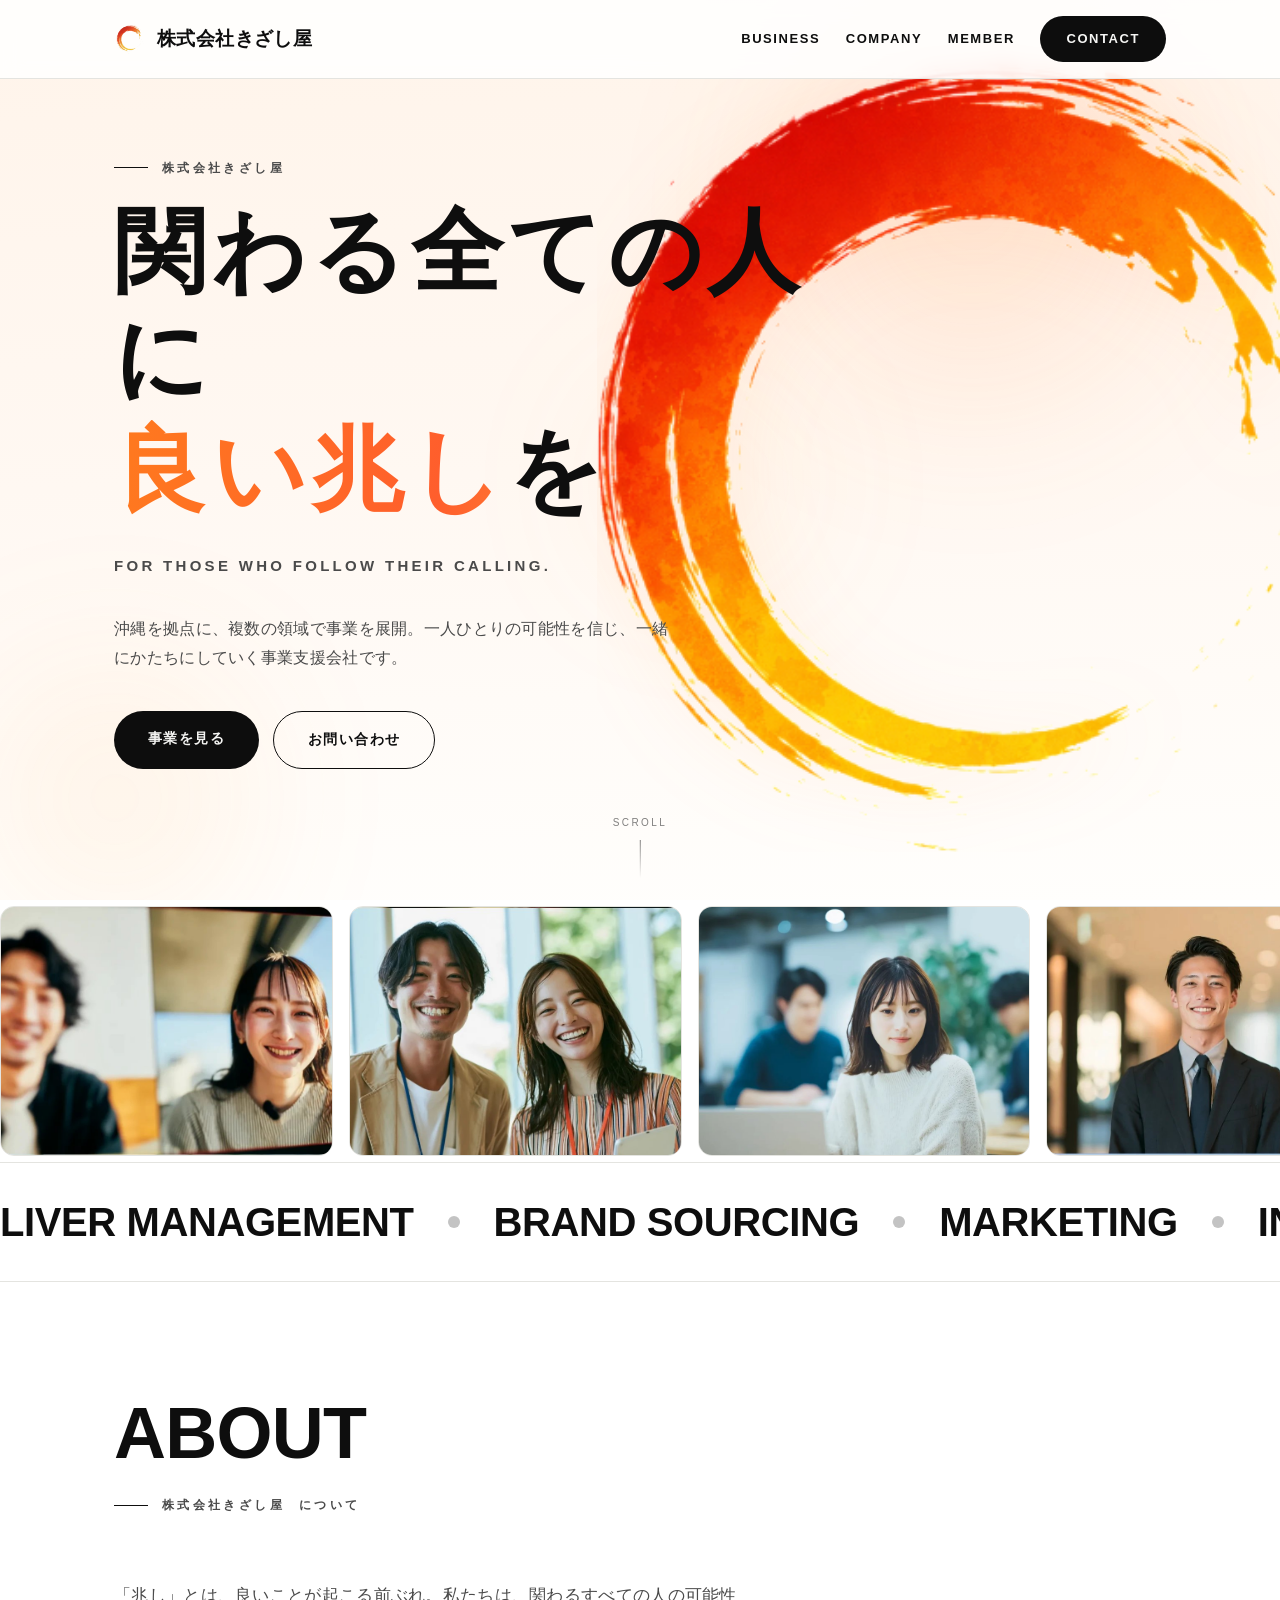
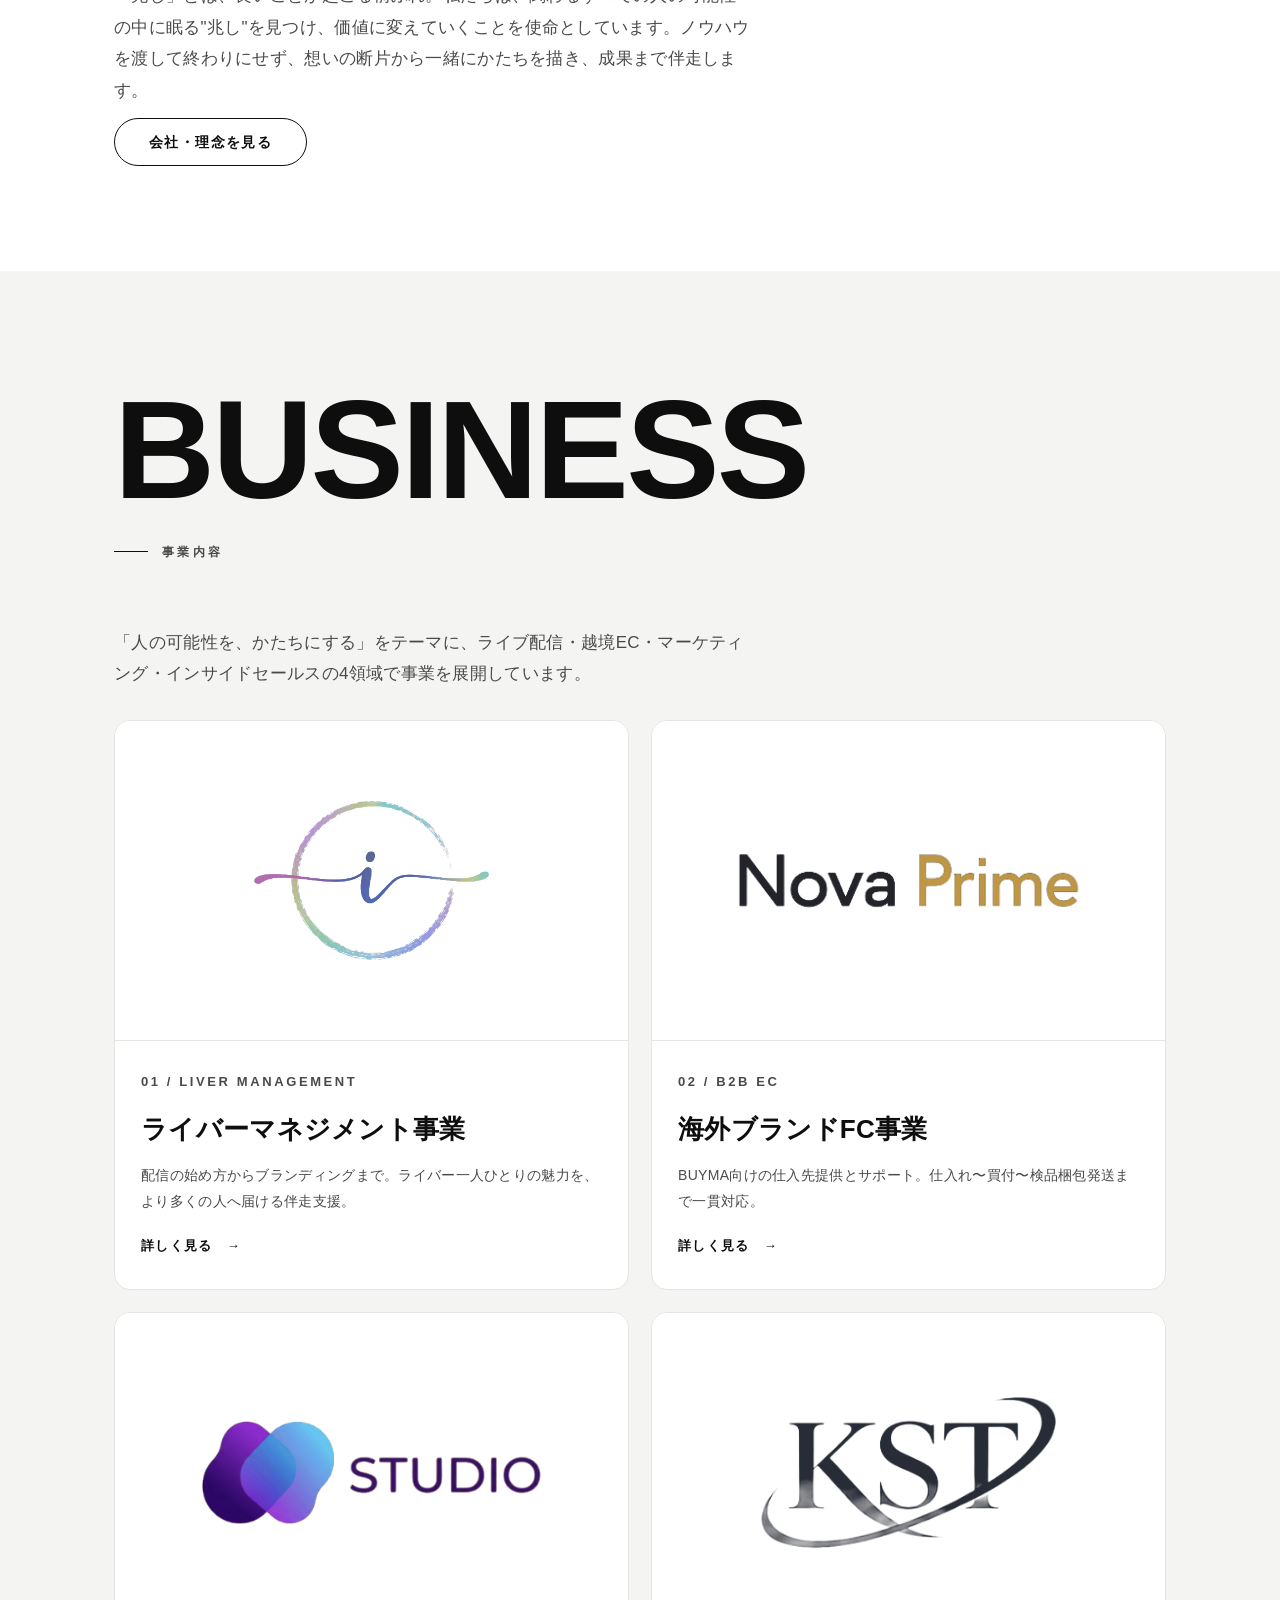
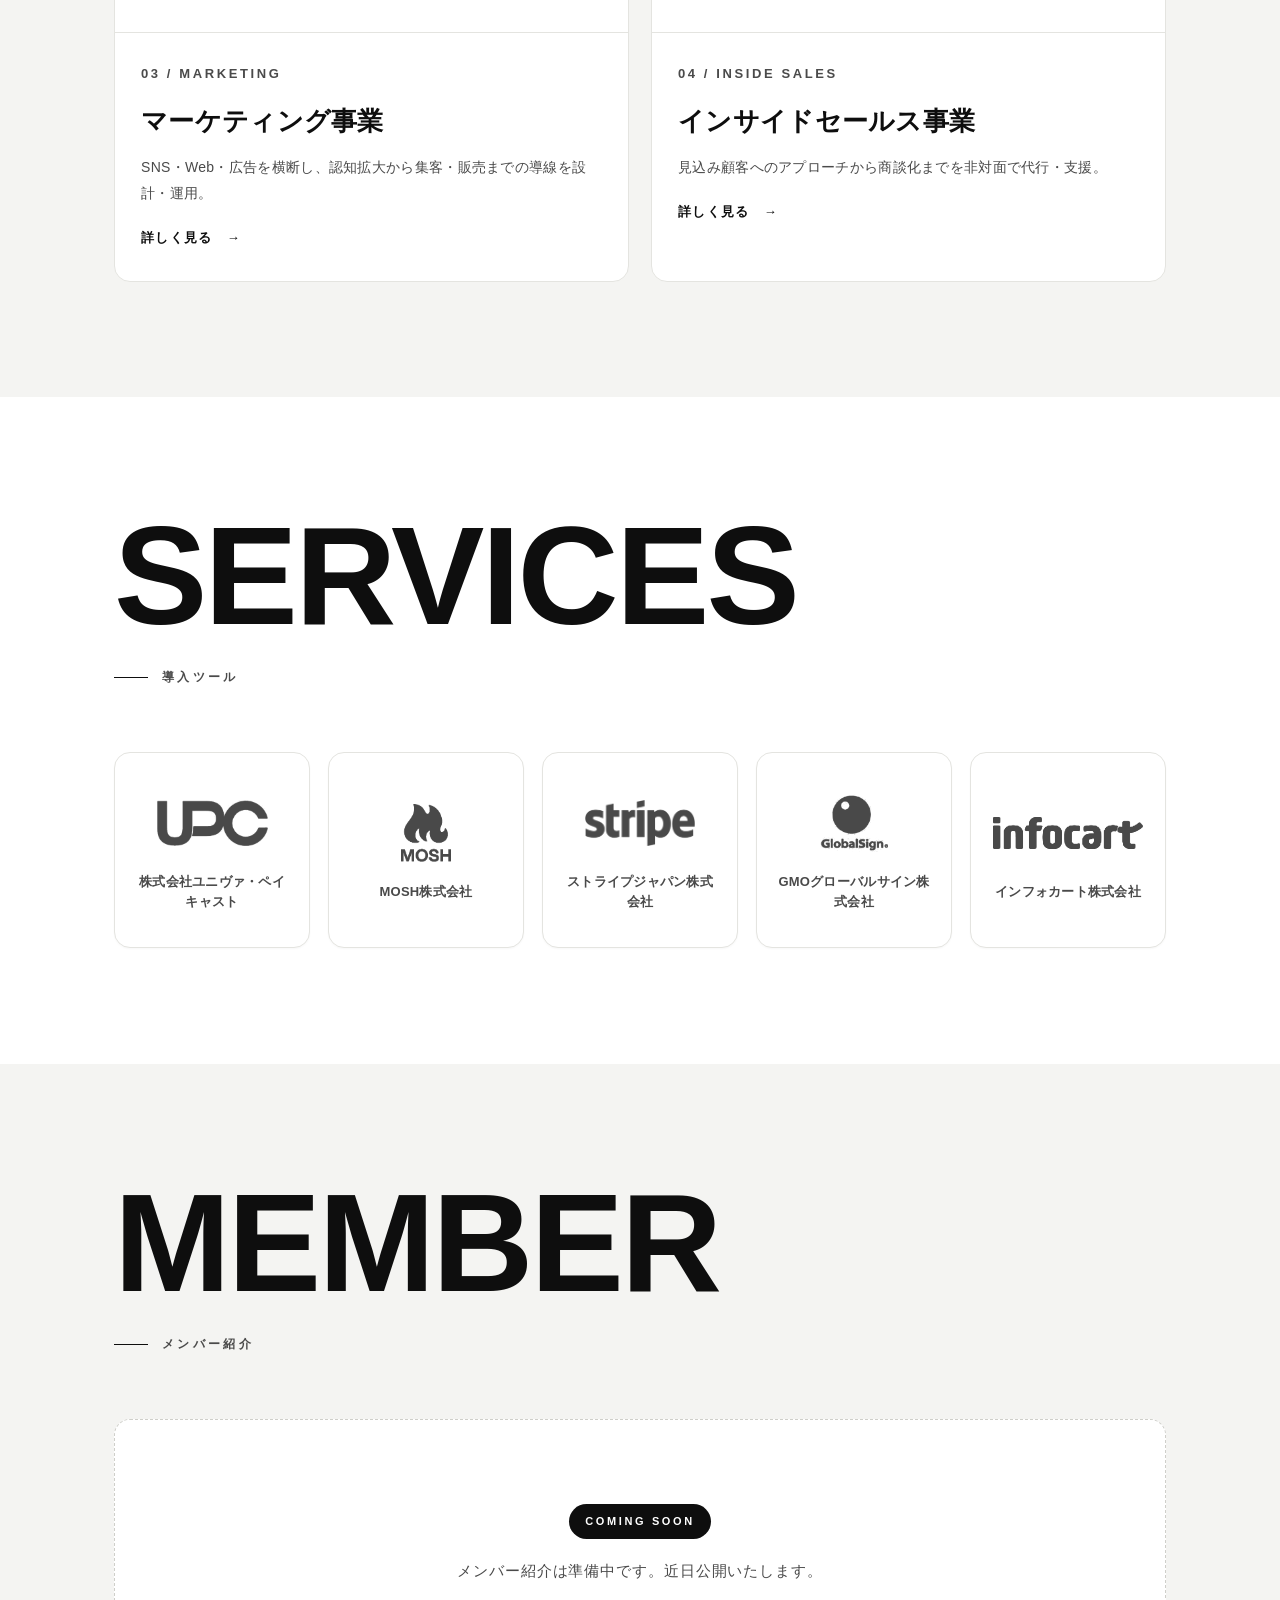
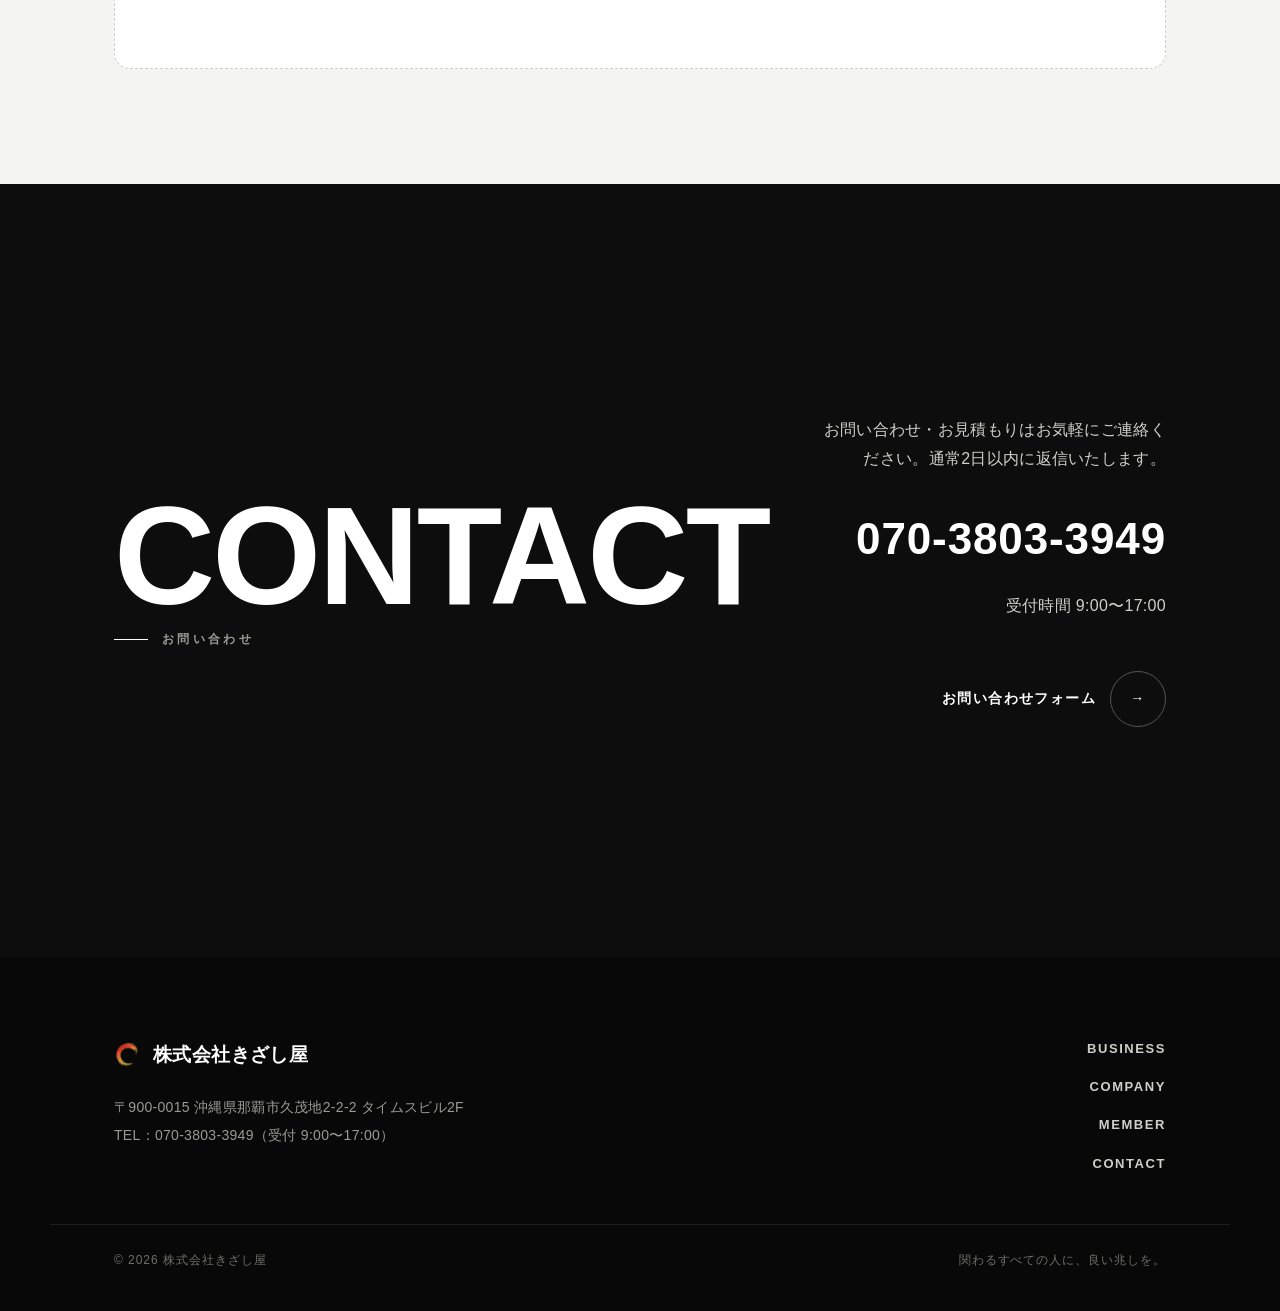
<file: index.html>
<!DOCTYPE html>
<html lang="ja">
<head>
<meta charset="UTF-8">
<meta name="viewport" content="width=device-width, initial-scale=1.0">
<link rel="icon" type="image/png" href="assets/img/favicon.png">
<link rel="apple-touch-icon" href="assets/img/apple-touch-icon.png">

<title>株式会社きざし屋 | 沖縄のライバーマネジメント・海外ブランドFC事業</title>
<meta name="description" content="株式会社きざし屋は沖縄県那覇市を拠点に、ライバーマネジメント・海外ブランドFC（B2B EC）・マーケティング・インサイドセールス事業を展開。関わるすべての人に良い兆しを届ける事業支援会社です。">
<link rel="canonical" href="https://kizashi-ya.com/">
<meta name="robots" content="index,follow">
<meta name="theme-color" content="#ffffff">
<meta property="og:type" content="website">
<meta property="og:site_name" content="株式会社きざし屋">
<meta property="og:title" content="株式会社きざし屋 | 事業内容">
<meta property="og:description" content="沖縄を拠点に、人やビジネスの可能性を広げ、関わるすべての人にとって良い兆しとなるきっかけを作る会社です。">
<meta property="og:url" content="https://kizashi-ya.com/">
<meta property="og:locale" content="ja_JP">
<meta property="og:image" content="https://kizashi-ya.com/ogp.png">
<meta property="og:image:width" content="1200">
<meta property="og:image:height" content="630">
<meta property="og:image:alt" content="株式会社きざし屋 ロゴ">
<meta name="twitter:card" content="summary_large_image">
<meta name="twitter:image" content="https://kizashi-ya.com/ogp.png">
<link rel="stylesheet" href="assets/style.css">
<script type="application/ld+json">
{"@context":"https://schema.org","@type":"Organization","name":"株式会社きざし屋","alternateName":"Kizashiya Inc.","url":"https://kizashi-ya.com/","slogan":"関わるすべての人に良い兆しを","foundingDate":"2026-03","founder":{"@type":"Person","name":"佐久田 樹"},"address":{"@type":"PostalAddress","postalCode":"900-0015","addressRegion":"沖縄県","addressLocality":"那覇市","streetAddress":"久茂地2-2-2 タイムスビル2F","addressCountry":"JP"},"telephone":"+81-70-3803-3949"}
</script>
</head>
<body>

<header>
  <div class="nav">
    <a href="index.html" class="brand" aria-label="株式会社きざし屋">
      <img class="mark" src="assets/img/enso-mark.png" alt="株式会社きざし屋 ロゴ">
      <span class="corp">株式会社きざし屋</span>
    </a>
    <button class="nav-toggle" aria-label="メニュー" id="navToggle"><span></span><span></span><span></span></button>
    <nav class="menu" id="menu">
      <a href="business.html">BUSINESS</a>
      <a href="company.html">COMPANY</a>
      <a href="member.html">MEMBER</a>
      <a href="contact.html" class="btn">CONTACT</a>
    </nav>
  </div>
</header>

<main>
<!-- HERO -->
<section class="hero">
  <div class="hero-bg" aria-hidden="true"><span></span><span></span><span></span></div>
  <div class="enso-wrap" aria-hidden="true"><img class="enso" src="assets/img/enso.png" onerror="this.onerror=null;this.src='assets/img/enso.svg'" alt=""></div>
  <div class="wrap hero-inner">
    <div class="hero-copy">
      <span class="label"><span class="corp">株式会社きざし屋</span></span>
      <h1 class="kv"><span class="ln"><span>関わる全ての人に</span></span><span class="ln"><span><span class="grad">良い兆し</span>を</span></span></h1>
      <p class="en-sub">For Those Who Follow Their Calling.</p>
      <p class="lead">沖縄を拠点に、複数の領域で事業を展開。一人ひとりの可能性を信じ、一緒にかたちにしていく事業支援会社です。</p>
      <div class="hero-cta">
        <a href="business.html" class="cta-solid">事業を見る</a>
        <a href="contact.html" class="cta-ghost">お問い合わせ</a>
      </div>
    </div>
  </div>
  <div class="scroll-cue" aria-hidden="true"><span>SCROLL</span><i></i></div>
</section>

<!-- PHOTO MARQUEE (流れる画像) -->
<div class="photo-marquee" aria-hidden="true">
  <div class="photo-track">
    <div class="photo-item"><img src="assets/img/gallery-1.jpg" alt=""></div>
    <div class="photo-item"><img src="assets/img/gallery-2.jpg" alt=""></div>
    <div class="photo-item"><img src="assets/img/gallery-3.jpg" alt=""></div>
    <div class="photo-item"><img src="assets/img/gallery-4.jpg" alt=""></div>
    <div class="photo-item"><img src="assets/img/gallery-5.jpg" alt=""></div>
    <div class="photo-item"><img src="assets/img/gallery-6.jpg" alt=""></div>
    <div class="photo-item"><img src="assets/img/gallery-7.jpg" alt=""></div>
    <div class="photo-item"><img src="assets/img/gallery-8.jpg" alt=""></div>
    <div class="photo-item"><img src="assets/img/gallery-1.jpg" alt=""></div>
    <div class="photo-item"><img src="assets/img/gallery-2.jpg" alt=""></div>
    <div class="photo-item"><img src="assets/img/gallery-3.jpg" alt=""></div>
    <div class="photo-item"><img src="assets/img/gallery-4.jpg" alt=""></div>
    <div class="photo-item"><img src="assets/img/gallery-5.jpg" alt=""></div>
    <div class="photo-item"><img src="assets/img/gallery-6.jpg" alt=""></div>
    <div class="photo-item"><img src="assets/img/gallery-7.jpg" alt=""></div>
    <div class="photo-item"><img src="assets/img/gallery-8.jpg" alt=""></div>
  </div>
</div>

<!-- MARQUEE -->
<div class="marquee" aria-hidden="true">
  <div class="marquee-track">
    <span class="marquee-item">LIVER MANAGEMENT</span><span class="marquee-item">BRAND SOURCING</span><span class="marquee-item">MARKETING</span><span class="marquee-item">INSIDE SALES</span>
    <span class="marquee-item">LIVER MANAGEMENT</span><span class="marquee-item">BRAND SOURCING</span><span class="marquee-item">MARKETING</span><span class="marquee-item">INSIDE SALES</span>
  </div>
</div>

<!-- ABOUT -->
<section>
  <div class="wrap">
    <div class="sec-head reveal"><div class="en-mid">ABOUT</div><span class="label"><span class="corp">株式会社きざし屋</span>について</span></div>
    <p class="philo-lead reveal">「兆し」とは、良いことが起こる前ぶれ。私たちは、関わるすべての人の可能性の中に眠る"兆し"を見つけ、価値に変えていくことを使命としています。ノウハウを渡して終わりにせず、想いの断片から一緒にかたちを描き、成果まで伴走します。</p>
    <p class="reveal" style="margin-top:22px"><a href="company.html" class="cta-ghost">会社・理念を見る</a></p>
  </div>
</section>

<!-- BUSINESS PREVIEW -->
<section style="background:var(--bg-soft)">
  <div class="wrap">
    <div class="sec-head reveal"><div class="en-huge">BUSINESS</div><span class="label">事業内容</span></div>
    <p class="biz-intro reveal">「人の可能性を、かたちにする」をテーマに、ライブ配信・越境EC・マーケティング・インサイドセールスの4領域で事業を展開しています。</p>
    <div class="biz-cards" style="margin-top:30px">
      <a href="business.html#liver" class="biz-card reveal">
        <div class="cimg"><img class="brand" src="assets/img/biz-liver.png" alt="ライバーマネジメント事業"></div>
        <div class="cbody">
          <span class="cnum">01 / LIVER MANAGEMENT</span>
          <h3>ライバーマネジメント事業</h3>
          <p>配信の始め方からブランディングまで。ライバー一人ひとりの魅力を、より多くの人へ届ける伴走支援。</p>
          <span class="more">詳しく見る　→</span>
        </div>
      </a>
      <a href="business.html#brand" class="biz-card reveal">
        <div class="cimg"><img class="brand" src="assets/img/biz-brand.png" alt="海外ブランドFC事業"></div>
        <div class="cbody">
          <span class="cnum">02 / B2B EC</span>
          <h3>海外ブランドFC事業</h3>
          <p>BUYMA向けの仕入先提供とサポート。仕入れ〜買付〜検品梱包発送まで一貫対応。</p>
          <span class="more">詳しく見る　→</span>
        </div>
      </a>
      <a href="business.html#marketing" class="biz-card reveal">
        <div class="cimg"><img class="brand" src="assets/img/biz-marketing.png" alt="マーケティング事業"></div>
        <div class="cbody">
          <span class="cnum">03 / MARKETING</span>
          <h3>マーケティング事業</h3>
          <p>SNS・Web・広告を横断し、認知拡大から集客・販売までの導線を設計・運用。</p>
          <span class="more">詳しく見る　→</span>
        </div>
      </a>
      <a href="business.html#insidesales" class="biz-card reveal">
        <div class="cimg"><img class="brand" src="assets/img/biz-insidesales.png" alt="インサイドセールス事業"></div>
        <div class="cbody">
          <span class="cnum">04 / INSIDE SALES</span>
          <h3>インサイドセールス事業</h3>
          <p>見込み顧客へのアプローチから商談化までを非対面で代行・支援。</p>
          <span class="more">詳しく見る　→</span>
        </div>
      </a>
    </div>
  </div>
</section>

<!-- SERVICES (導入ツール) -->
<section>
  <div class="wrap">
    <div class="sec-head reveal"><div class="en-huge">SERVICES</div><span class="label">導入ツール</span></div>
    <div class="svc-grid stagger">
      <a class="svc-card" href="https://univapaycast.com/" target="_blank" rel="noopener noreferrer" aria-label="univapay">
        <span class="svc-logo"><img src="assets/img/logo-univapay.png" alt="univapay"></span>
        <span class="svc-name">株式会社ユニヴァ・ペイキャスト</span>
      </a>
      <a class="svc-card" href="https://mosh.jp/" target="_blank" rel="noopener noreferrer" aria-label="MOSH">
        <span class="svc-logo"><img src="assets/img/logo-mosh.png" alt="MOSH"></span>
        <span class="svc-name">MOSH株式会社</span>
      </a>
      <a class="svc-card" href="https://stripe.com/jp" target="_blank" rel="noopener noreferrer" aria-label="stripe">
        <span class="svc-logo"><img src="assets/img/logo-stripe.png" alt="stripe"></span>
        <span class="svc-name">ストライプジャパン株式会社</span>
      </a>
      <a class="svc-card" href="https://jp.globalsign.com/" target="_blank" rel="noopener noreferrer" aria-label="GMOグローバルサイン">
        <span class="svc-logo"><img src="assets/img/logo-globalsign.png" alt="GMOグローバルサイン"></span>
        <span class="svc-name">GMOグローバルサイン株式会社</span>
      </a>
      <a class="svc-card" href="https://www.infocart.jp/" target="_blank" rel="noopener noreferrer" aria-label="インフォカート">
        <span class="svc-logo"><img src="assets/img/logo-infocart.png" alt="インフォカート"></span>
        <span class="svc-name">インフォカート株式会社</span>
      </a>
    </div>
  </div>
</section>

<!-- MEMBER PREVIEW -->
<section style="background:var(--bg-soft)">
  <div class="wrap">
    <div class="sec-head reveal"><div class="en-huge">MEMBER</div><span class="label">メンバー紹介</span></div>
    <div class="coming reveal" style="background:#fff">
      <span class="badge">COMING SOON</span>
      <p>メンバー紹介は準備中です。近日公開いたします。</p>
    </div>
  </div>
</section>


<!-- CONTACT -->
<section class="contact-dark">
  <div class="wrap">
    <div class="contact-inner">
      <div class="reveal"><div class="en-huge">CONTACT</div><span class="label">お問い合わせ</span></div>
      <div class="contact-right reveal">
        <p>お問い合わせ・お見積もりはお気軽にご連絡ください。通常2日以内に返信いたします。</p>
        <a class="contact-tel" href="tel:07038033949">070-3803-3949</a>
        <p class="contact-note">受付時間 9:00〜17:00</p>
        <a href="contact.html" class="arrow-link">お問い合わせフォーム <span class="circle" aria-hidden="true">→</span></a>
      </div>
    </div>
  </div>
</section>
</main>

<footer>
  <div class="wrap foot-grid">
    <div class="foot-brand">
      <div class="brand"><img class="mark" src="assets/img/enso-mark.png" alt="" style="width:28px;height:28px"> <span class="corp">株式会社きざし屋</span></div>
      <address>〒900-0015 沖縄県那覇市久茂地2-2-2 タイムスビル2F<br>TEL：070-3803-3949（受付 9:00〜17:00）</address>
    </div>
    <nav class="foot-nav">
      <a href="business.html">BUSINESS</a>
      <a href="company.html">COMPANY</a>
      <a href="member.html">MEMBER</a>
      <a href="contact.html">CONTACT</a>
    </nav>
  </div>
  <div class="wrap copy"><span>&copy; 2026 <span class="corp">株式会社きざし屋</span></span><span>関わるすべての人に、良い兆しを。</span></div>
</footer>
<script src="assets/app.js"></script>
</body>
</html>
</file>
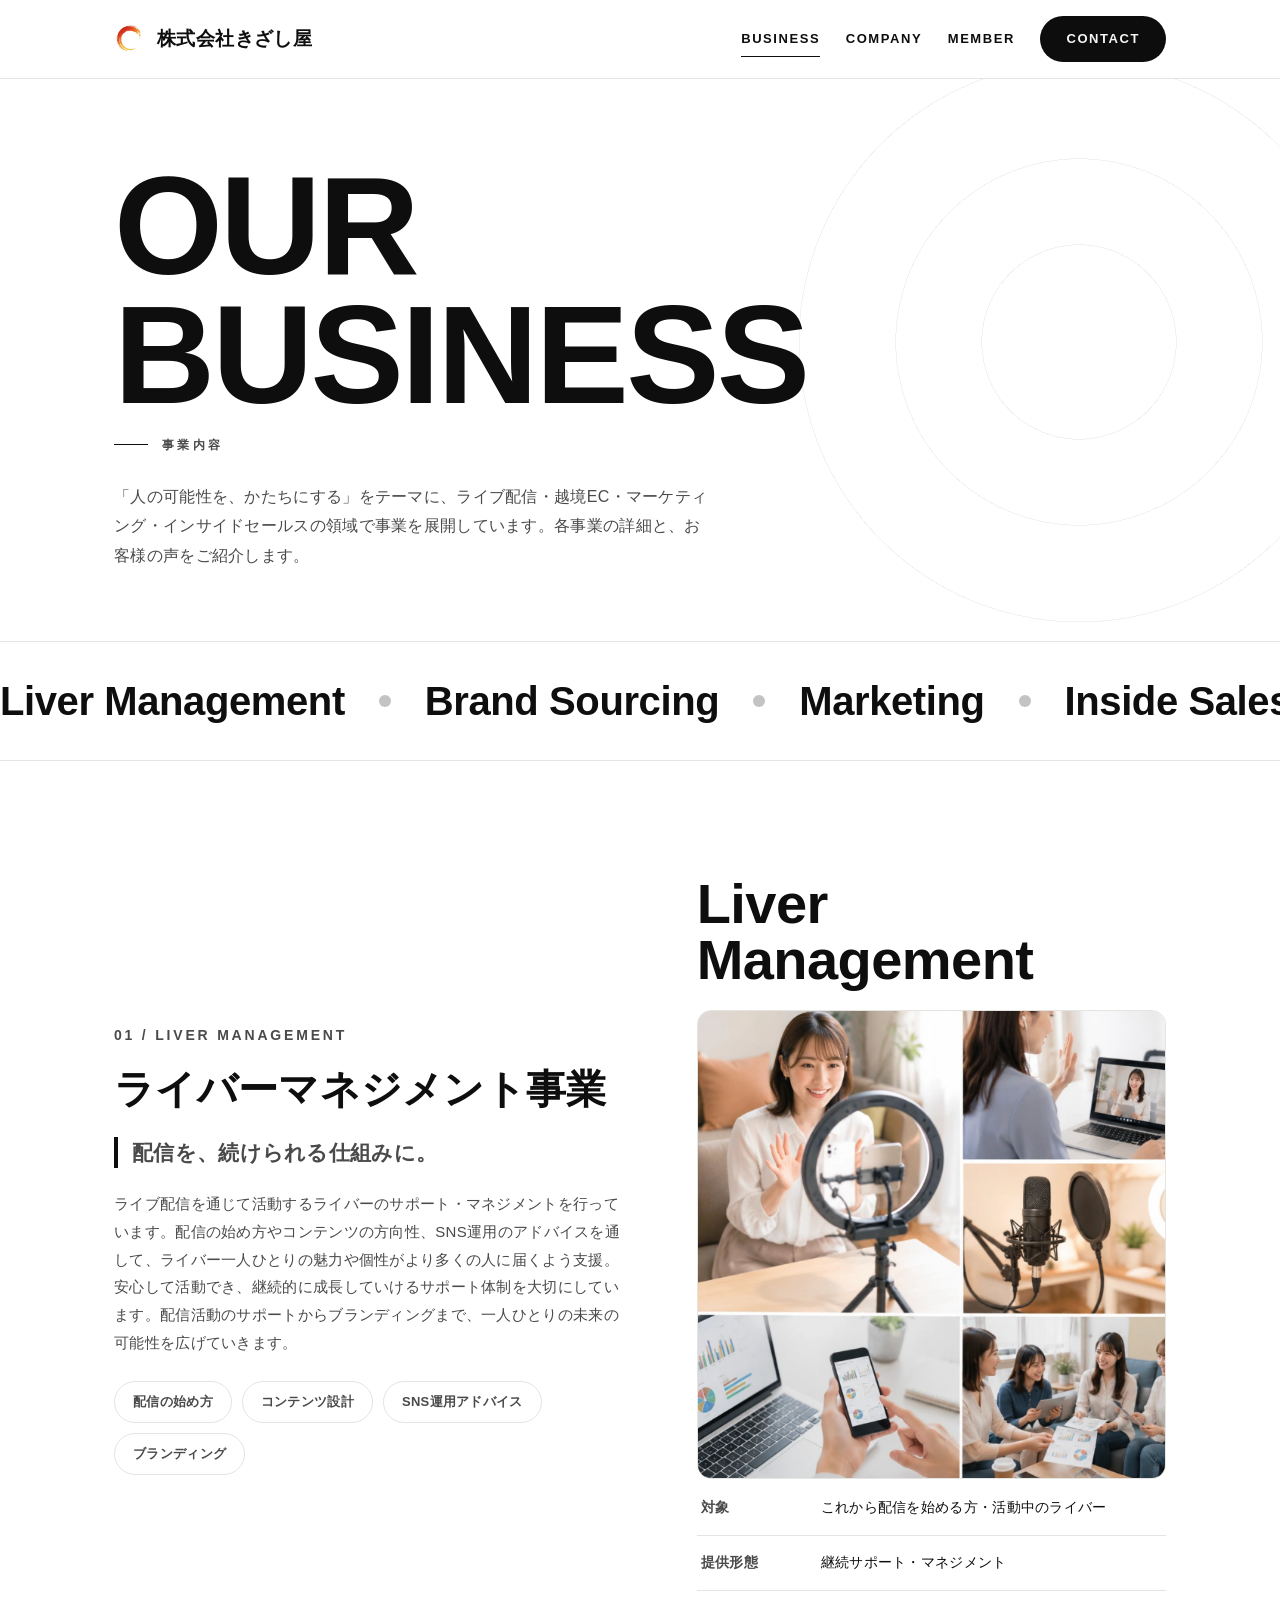
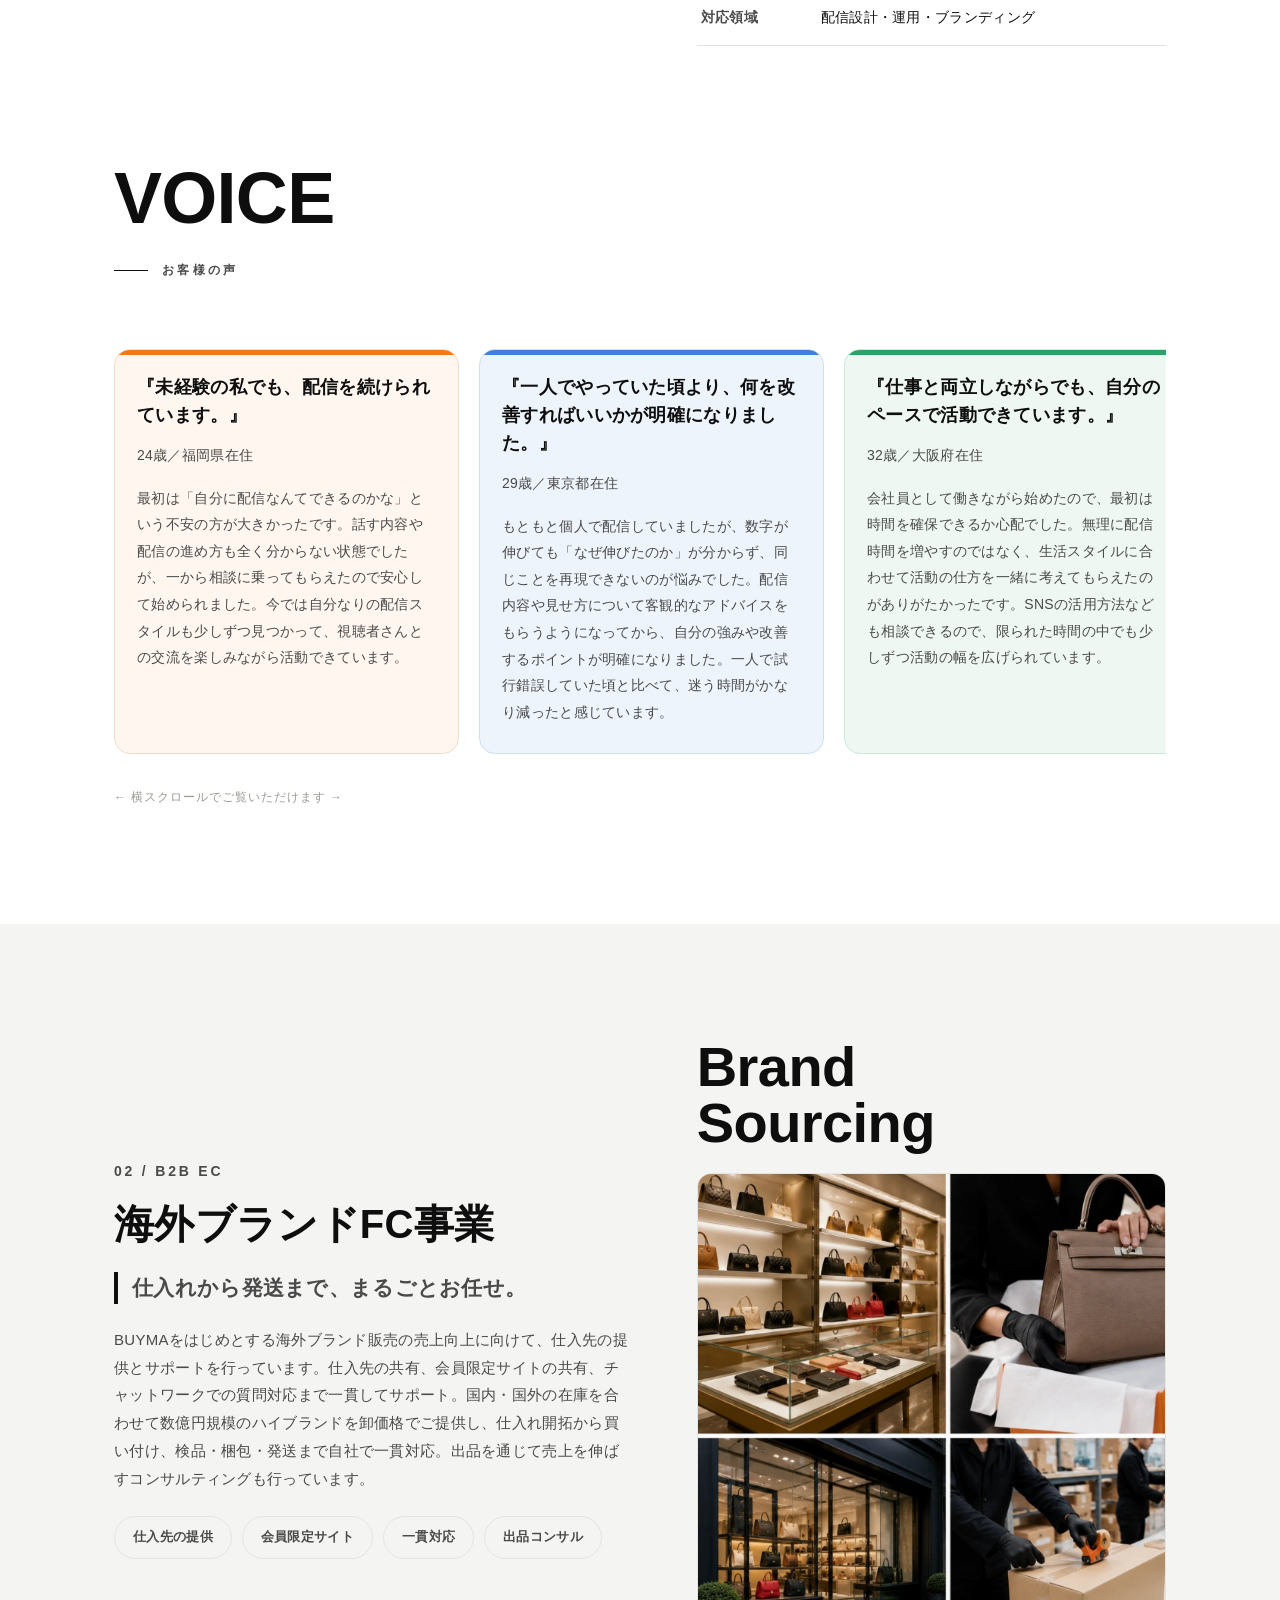
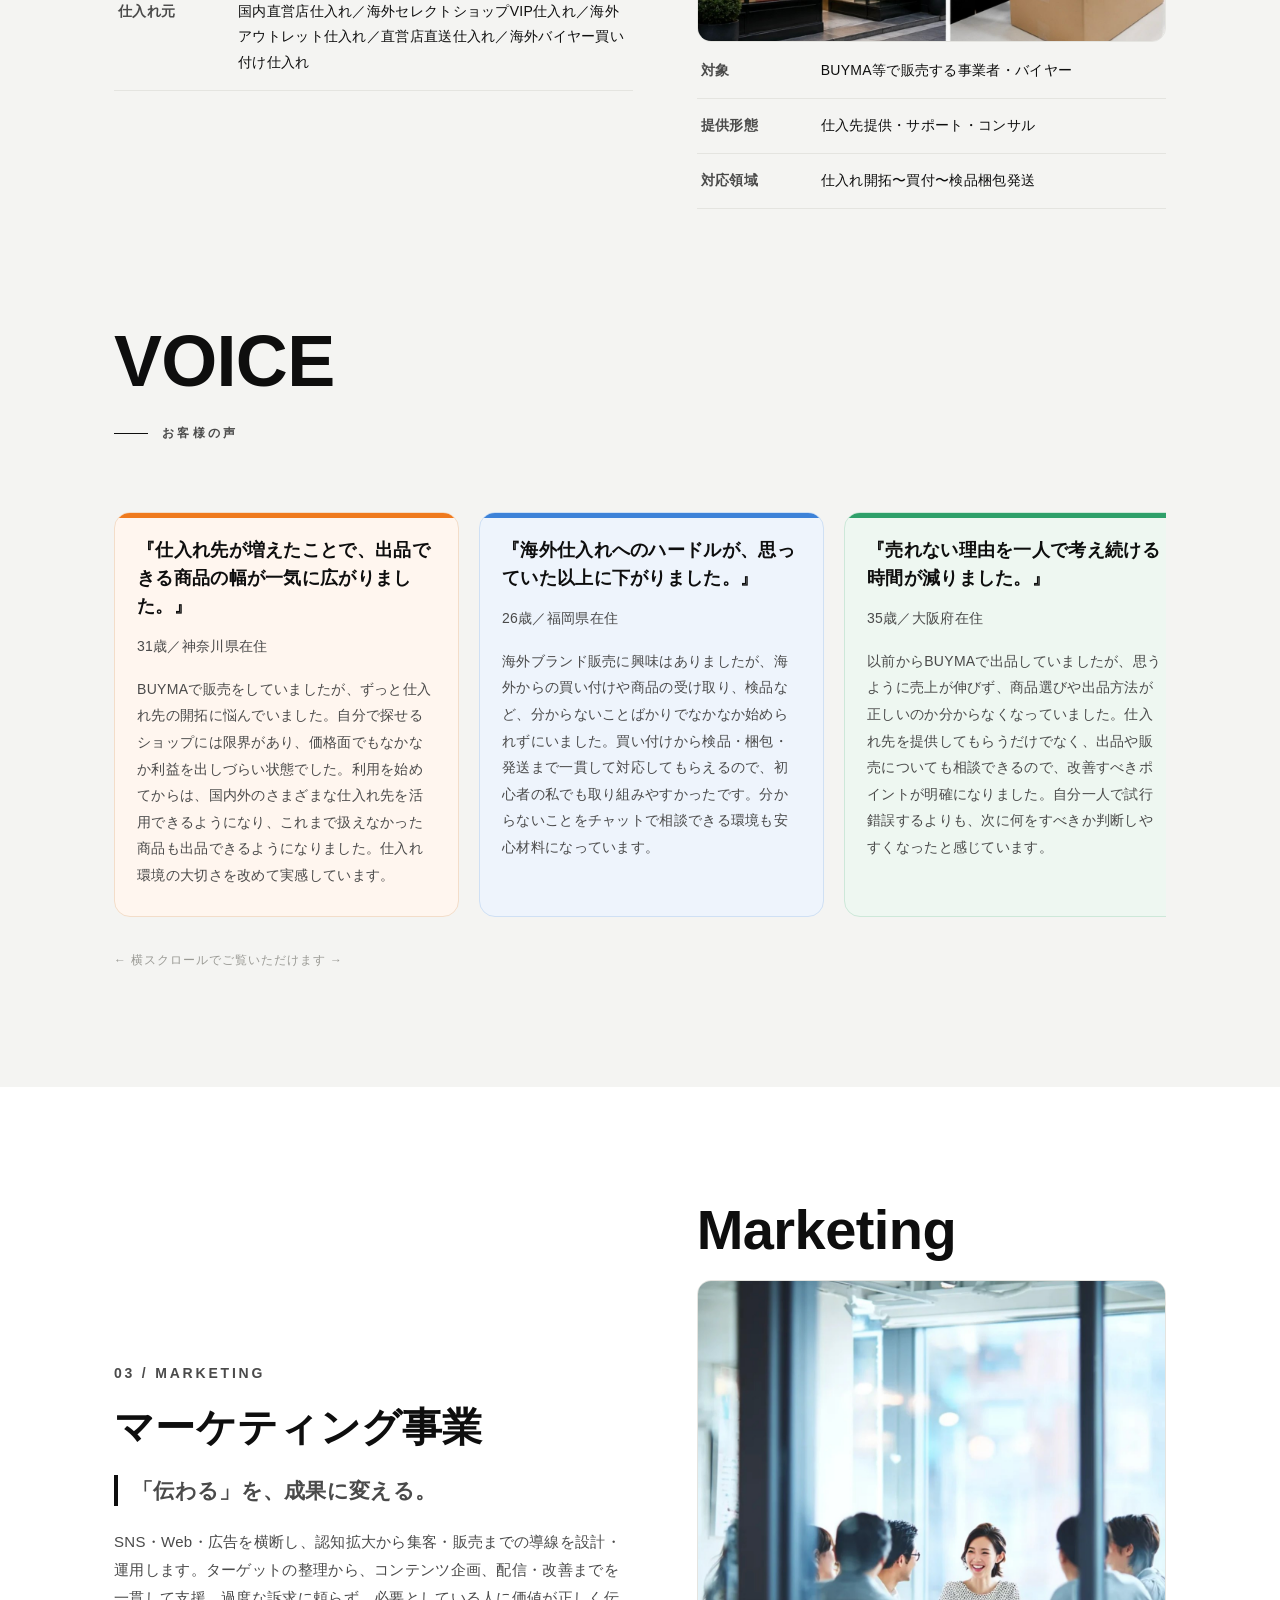
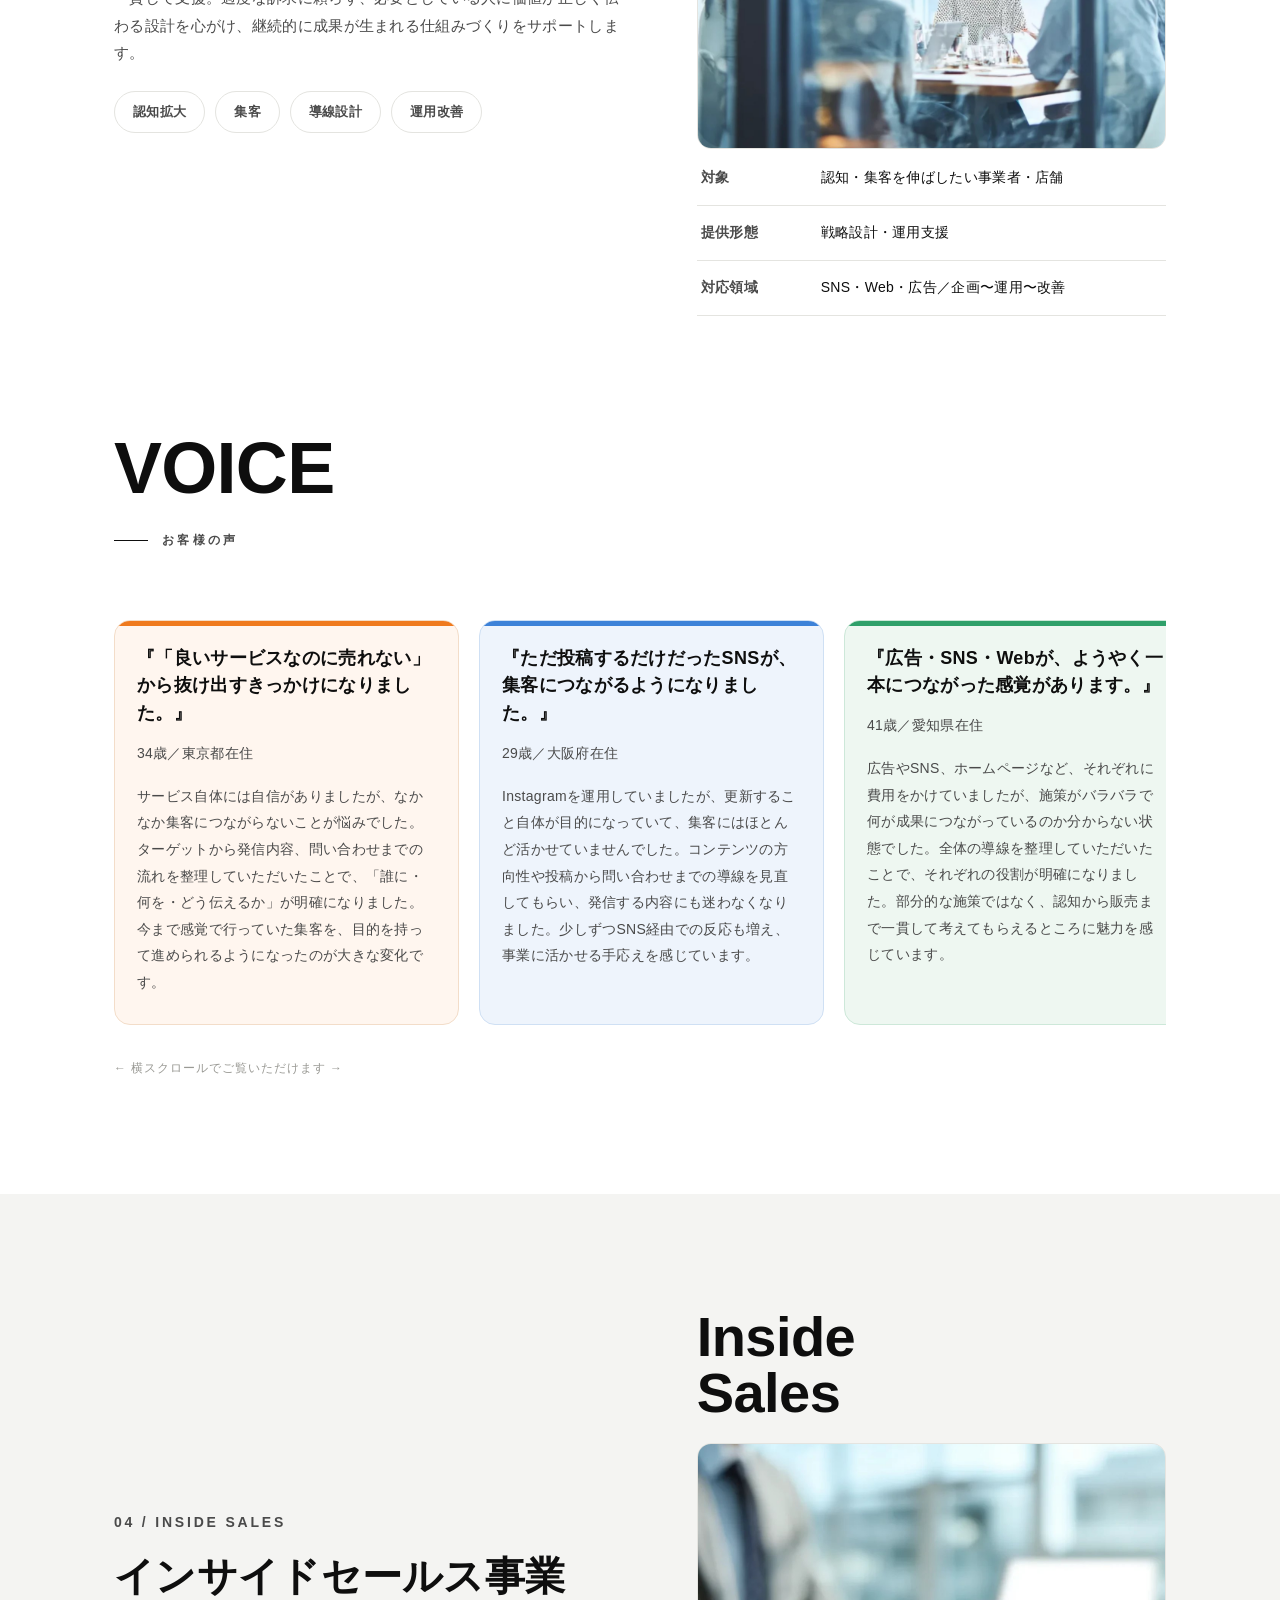
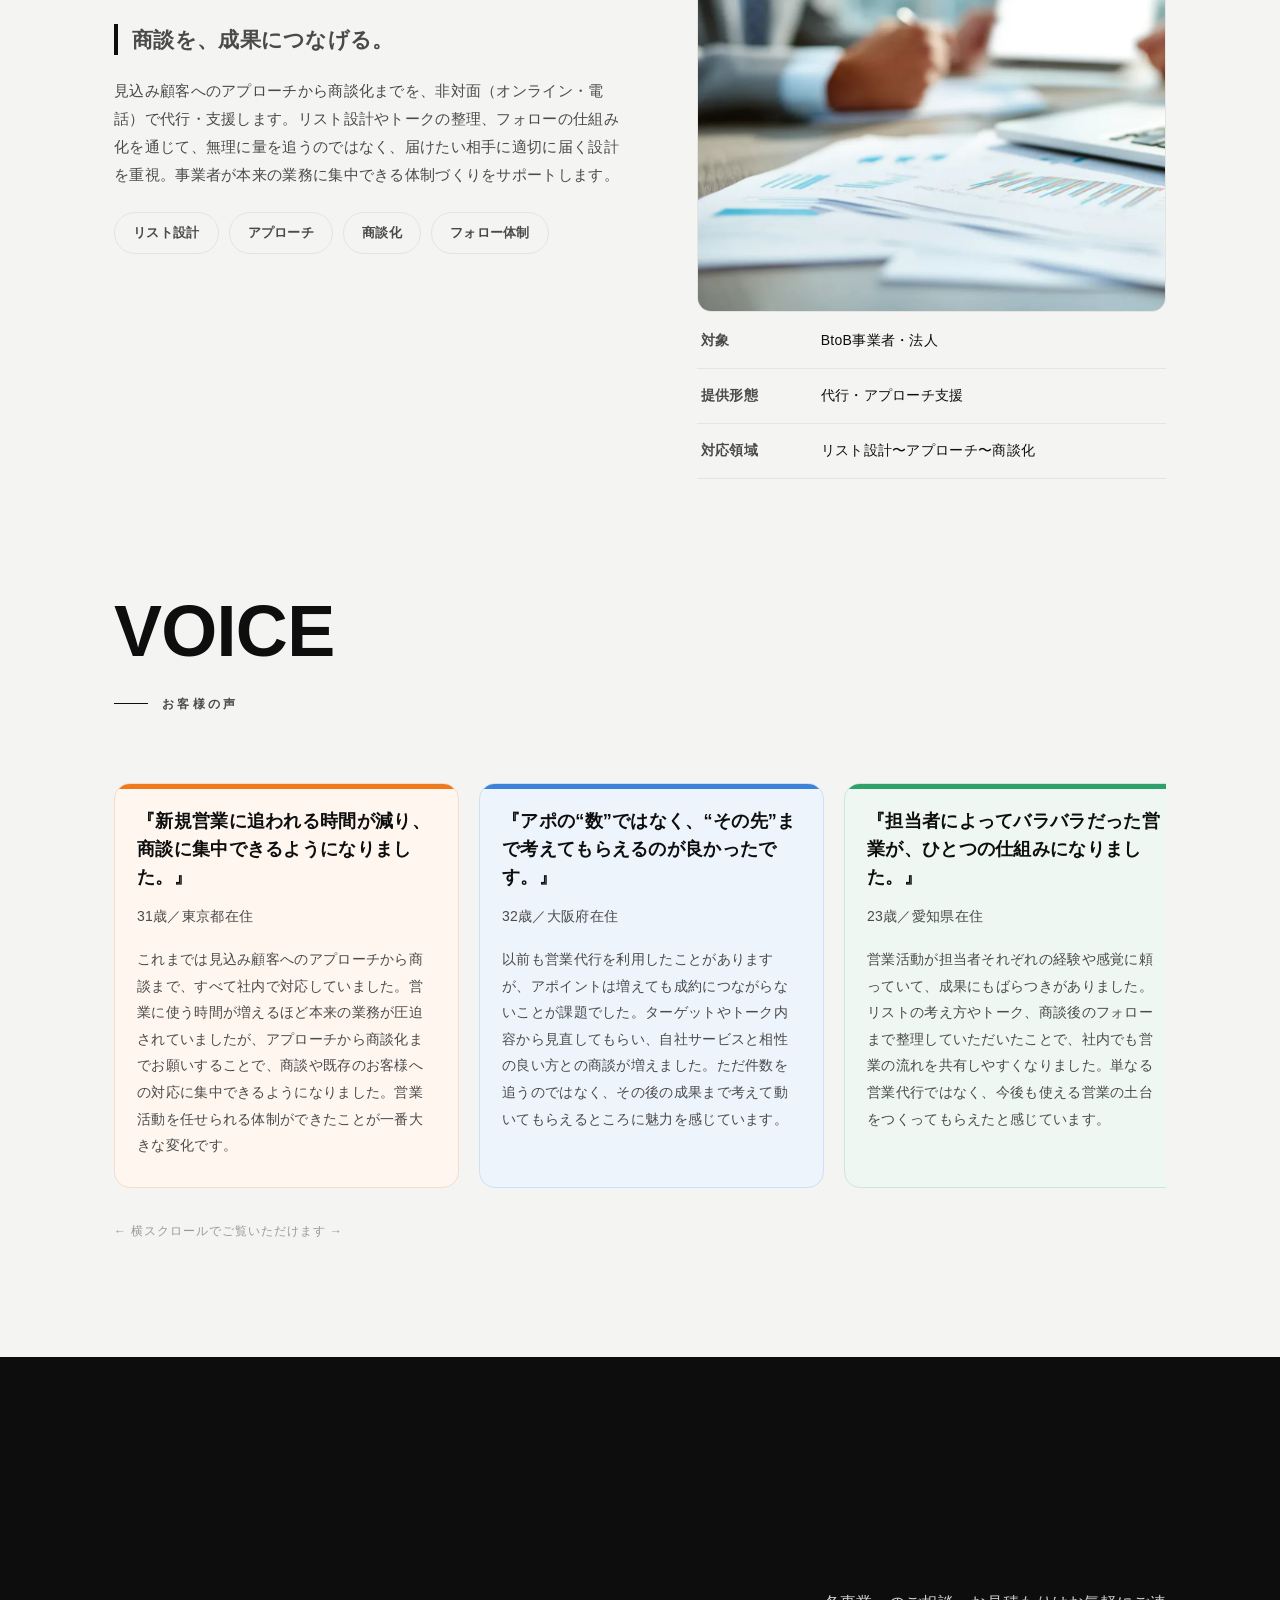
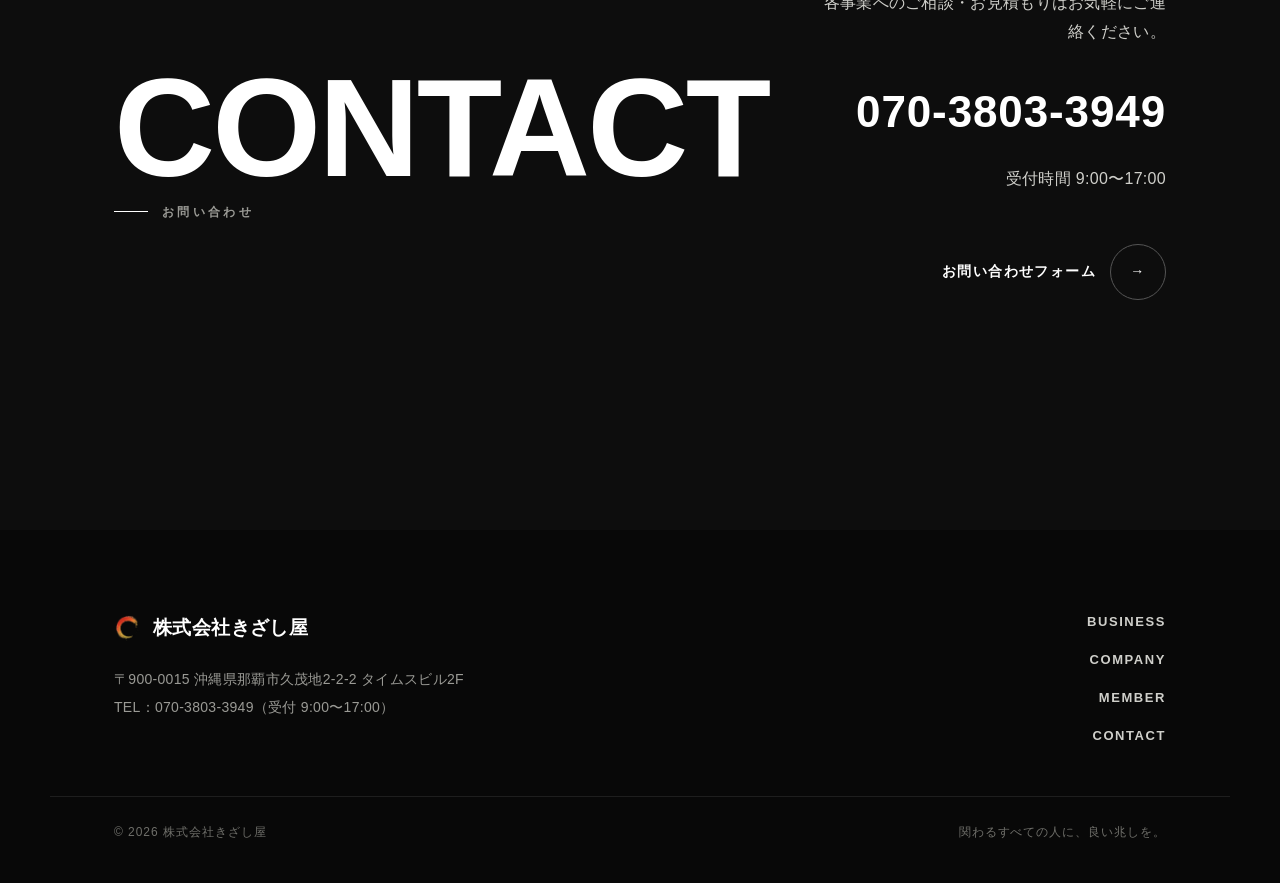
<file: business.html>
<!DOCTYPE html>
<html lang="ja">
<head>
<meta charset="UTF-8">
<meta name="viewport" content="width=device-width, initial-scale=1.0">
<link rel="icon" type="image/png" href="assets/img/favicon.png">
<link rel="apple-touch-icon" href="assets/img/apple-touch-icon.png">

<title>事業内容 | 株式会社きざし屋</title>
<meta name="description" content="株式会社きざし屋の事業内容。ライバーマネジメント事業と海外ブランドFC事業（B2B EC）の詳細と、お客様の声をご紹介します。">
<link rel="canonical" href="https://kizashi-ya.com/business.html">
<meta name="robots" content="index,follow">
<meta property="og:type" content="website">
<meta property="og:site_name" content="株式会社きざし屋">
<meta property="og:title" content="事業内容 | 株式会社きざし屋">
<meta property="og:description" content="ライバーマネジメント／海外ブランドFC事業の詳細とお客様の声。">
<meta property="og:url" content="https://kizashi-ya.com/business.html">
<meta property="og:locale" content="ja_JP">
<link rel="stylesheet" href="assets/style.css">
</head>
<body>

<header>
  <div class="nav">
    <a href="index.html" class="brand" aria-label="株式会社きざし屋">
      <img class="mark" src="assets/img/enso-mark.png" alt="株式会社きざし屋 ロゴ">
      <span class="corp">株式会社きざし屋</span>
    </a>
    <button class="nav-toggle" aria-label="メニュー" id="navToggle"><span></span><span></span><span></span></button>
    <nav class="menu" id="menu">
      <a href="business.html" class="active">BUSINESS</a>
      <a href="company.html">COMPANY</a>
      <a href="member.html">MEMBER</a>
      <a href="contact.html" class="btn">CONTACT</a>
    </nav>
  </div>
</header>

<main>
<!-- PAGE HERO -->
<section class="page-hero">
  <div class="rings" aria-hidden="true"></div>
  <div class="wrap">
    <div class="en-huge">OUR<br>BUSINESS</div>
    <span class="label">事業内容</span>
    <p class="page-lead">「人の可能性を、かたちにする」をテーマに、ライブ配信・越境EC・マーケティング・インサイドセールスの領域で事業を展開しています。各事業の詳細と、お客様の声をご紹介します。</p>
  </div>
</section>

<div class="marquee rev" aria-hidden="true">
  <div class="marquee-track">
    <span class="marquee-item">Liver Management</span><span class="marquee-item">Brand Sourcing</span><span class="marquee-item">Marketing</span><span class="marquee-item">Inside Sales</span><span class="marquee-item">事業支援</span>
    <span class="marquee-item">Liver Management</span><span class="marquee-item">Brand Sourcing</span><span class="marquee-item">Marketing</span><span class="marquee-item">Inside Sales</span><span class="marquee-item">事業支援</span>
  </div>
</div>

<!-- 01 LIVER -->
<section id="liver">
  <div class="wrap">
    <div class="biz" style="border-top:0;padding-top:0">
      <div class="biz-grid">
        <div class="reveal">
          <span class="biz-num">01 / LIVER MANAGEMENT</span>
          <h3>ライバーマネジメント事業</h3>
          <p class="catch">配信を、続けられる仕組みに。</p>
          <p>ライブ配信を通じて活動するライバーのサポート・マネジメントを行っています。配信の始め方やコンテンツの方向性、SNS運用のアドバイスを通して、ライバー一人ひとりの魅力や個性がより多くの人に届くよう支援。安心して活動でき、継続的に成長していけるサポート体制を大切にしています。配信活動のサポートからブランディングまで、一人ひとりの未来の可能性を広げていきます。</p>
          <div class="tags">
            <span class="tag">配信の始め方</span><span class="tag">コンテンツ設計</span><span class="tag">SNS運用アドバイス</span><span class="tag">ブランディング</span>
          </div>
        </div>
        <div class="reveal">
          <div class="biz-en">Liver<br>Management</div>
          <div class="biz-figure figphoto"><img src="assets/img/biz-liver-photo.jpg" alt="ライバーマネジメント事業"></div>
          <table class="biz-spec">
            <tr><th>対象</th><td>これから配信を始める方・活動中のライバー</td></tr>
            <tr><th>提供形態</th><td>継続サポート・マネジメント</td></tr>
            <tr><th>対応領域</th><td>配信設計・運用・ブランディング</td></tr>
          </table>
        </div>
      </div>
    </div>

    <!-- VOICE (liver) -->
    <div class="sec-head reveal" style="margin-top:40px"><div class="en-mid">VOICE</div><span class="label">お客様の声</span></div>
    <div class="voice-scroll stagger">
      <article class="voice-card">
        <div class="vbody">
          <h4>『未経験の私でも、配信を続けられています。』</h4>
          <p class="voice-meta">24歳／福岡県在住</p>
          <p>最初は「自分に配信なんてできるのかな」という不安の方が大きかったです。話す内容や配信の進め方も全く分からない状態でしたが、一から相談に乗ってもらえたので安心して始められました。今では自分なりの配信スタイルも少しずつ見つかって、視聴者さんとの交流を楽しみながら活動できています。</p>
        </div>
      </article>
      <article class="voice-card">
        <div class="vbody">
          <h4>『一人でやっていた頃より、何を改善すればいいかが明確になりました。』</h4>
          <p class="voice-meta">29歳／東京都在住</p>
          <p>もともと個人で配信していましたが、数字が伸びても「なぜ伸びたのか」が分からず、同じことを再現できないのが悩みでした。配信内容や見せ方について客観的なアドバイスをもらうようになってから、自分の強みや改善するポイントが明確になりました。一人で試行錯誤していた頃と比べて、迷う時間がかなり減ったと感じています。</p>
        </div>
      </article>
      <article class="voice-card">
        <div class="vbody">
          <h4>『仕事と両立しながらでも、自分のペースで活動できています。』</h4>
          <p class="voice-meta">32歳／大阪府在住</p>
          <p>会社員として働きながら始めたので、最初は時間を確保できるか心配でした。無理に配信時間を増やすのではなく、生活スタイルに合わせて活動の仕方を一緒に考えてもらえたのがありがたかったです。SNSの活用方法なども相談できるので、限られた時間の中でも少しずつ活動の幅を広げられています。</p>
        </div>
      </article>
      <article class="voice-card">
        <div class="vbody">
          <h4>『ただ配信するだけじゃなく、“自分をどう見せるか”まで考えられるようになりました。』</h4>
          <p class="voice-meta">27歳／愛知県在住</p>
          <p>以前はとにかく配信回数を増やすことばかり考えていましたが、サポートを受けてからは、SNSでの発信や自分自身のブランディングも意識するようになりました。「どんなライバーになりたいのか」まで一緒に考えてもらえるので、目の前の数字だけではなく、その先を見ながら活動できています。</p>
        </div>
      </article>
    </div>
    <p class="voice-hint reveal">← 横スクロールでご覧いただけます →</p>
  </div>
</section>

<!-- 02 BRAND -->
<section id="brand" style="background:var(--bg-soft)">
  <div class="wrap">
    <div class="biz" style="border-top:0;padding-top:0">
      <div class="biz-grid">
        <div class="reveal">
          <span class="biz-num">02 / B2B EC</span>
          <h3>海外ブランドFC事業</h3>
          <p class="catch">仕入れから発送まで、まるごとお任せ。</p>
          <p>BUYMAをはじめとする海外ブランド販売の売上向上に向けて、仕入先の提供とサポートを行っています。仕入先の共有、会員限定サイトの共有、チャットワークでの質問対応まで一貫してサポート。国内・国外の在庫を合わせて数億円規模のハイブランドを卸価格でご提供し、仕入れ開拓から買い付け、検品・梱包・発送まで自社で一貫対応。出品を通じて売上を伸ばすコンサルティングも行っています。</p>
          <div class="tags">
            <span class="tag">仕入先の提供</span><span class="tag">会員限定サイト</span><span class="tag">一貫対応</span><span class="tag">出品コンサル</span>
          </div>
          <table class="biz-spec" style="max-width:560px">
            <tr><th>仕入れ元</th><td>国内直営店仕入れ／海外セレクトショップVIP仕入れ／海外アウトレット仕入れ／直営店直送仕入れ／海外バイヤー買い付け仕入れ</td></tr>
          </table>
        </div>
        <div class="reveal">
          <div class="biz-en">Brand<br>Sourcing</div>
          <div class="biz-figure figphoto"><img src="assets/img/biz-brand-photo.jpg" alt="海外ブランドFC事業"></div>
          <table class="biz-spec">
            <tr><th>対象</th><td>BUYMA等で販売する事業者・バイヤー</td></tr>
            <tr><th>提供形態</th><td>仕入先提供・サポート・コンサル</td></tr>
            <tr><th>対応領域</th><td>仕入れ開拓〜買付〜検品梱包発送</td></tr>
          </table>
        </div>
      </div>
    </div>

    <!-- VOICE (brand) -->
    <div class="sec-head reveal" style="margin-top:40px"><div class="en-mid">VOICE</div><span class="label">お客様の声</span></div>
    <div class="voice-scroll stagger">
      <article class="voice-card">
        <div class="vbody">
          <h4>『仕入れ先が増えたことで、出品できる商品の幅が一気に広がりました。』</h4>
          <p class="voice-meta">31歳／神奈川県在住</p>
          <p>BUYMAで販売をしていましたが、ずっと仕入れ先の開拓に悩んでいました。自分で探せるショップには限界があり、価格面でもなかなか利益を出しづらい状態でした。利用を始めてからは、国内外のさまざまな仕入れ先を活用できるようになり、これまで扱えなかった商品も出品できるようになりました。仕入れ環境の大切さを改めて実感しています。</p>
        </div>
      </article>
      <article class="voice-card">
        <div class="vbody">
          <h4>『海外仕入れへのハードルが、思っていた以上に下がりました。』</h4>
          <p class="voice-meta">26歳／福岡県在住</p>
          <p>海外ブランド販売に興味はありましたが、海外からの買い付けや商品の受け取り、検品など、分からないことばかりでなかなか始められずにいました。買い付けから検品・梱包・発送まで一貫して対応してもらえるので、初心者の私でも取り組みやすかったです。分からないことをチャットで相談できる環境も安心材料になっています。</p>
        </div>
      </article>
      <article class="voice-card">
        <div class="vbody">
          <h4>『売れない理由を一人で考え続ける時間が減りました。』</h4>
          <p class="voice-meta">35歳／大阪府在住</p>
          <p>以前からBUYMAで出品していましたが、思うように売上が伸びず、商品選びや出品方法が正しいのか分からなくなっていました。仕入れ先を提供してもらうだけでなく、出品や販売についても相談できるので、改善すべきポイントが明確になりました。自分一人で試行錯誤するよりも、次に何をすべきか判断しやすくなったと感じています。</p>
        </div>
      </article>
      <article class="voice-card">
        <div class="vbody">
          <h4>『副業でも、販売に集中できる環境をつくれました。』</h4>
          <p class="voice-meta">39歳／埼玉県在住</p>
          <p>本業がある中で始めたため、仕入れから発送まですべて自分で行うのは現実的ではないと思っていました。仕入れや買い付け、検品、発送までサポートしてもらえることで、自分は商品リサーチや出品などに時間を使えるようになりました。限られた時間でも取り組みやすく、副業として無理なく続けられています。</p>
        </div>
      </article>
    </div>
    <p class="voice-hint reveal">← 横スクロールでご覧いただけます →</p>
  </div>
</section>

<!-- 03 MARKETING -->
<section id="marketing">
  <div class="wrap">
    <div class="biz" style="border-top:0;padding-top:0">
      <div class="biz-grid">
        <div class="reveal">
          <span class="biz-num">03 / MARKETING</span>
          <h3>マーケティング事業</h3>
          <p class="catch">「伝わる」を、成果に変える。</p>
          <p>SNS・Web・広告を横断し、認知拡大から集客・販売までの導線を設計・運用します。ターゲットの整理から、コンテンツ企画、配信・改善までを一貫して支援。過度な訴求に頼らず、必要としている人に価値が正しく伝わる設計を心がけ、継続的に成果が生まれる仕組みづくりをサポートします。</p>
          <div class="tags">
            <span class="tag">認知拡大</span><span class="tag">集客</span><span class="tag">導線設計</span><span class="tag">運用改善</span>
          </div>
        </div>
        <div class="reveal">
          <div class="biz-en">Marketing</div>
          <div class="biz-figure figphoto"><img src="assets/img/biz-marketing-photo.jpg" alt="マーケティング事業"></div>
          <table class="biz-spec">
            <tr><th>対象</th><td>認知・集客を伸ばしたい事業者・店舗</td></tr>
            <tr><th>提供形態</th><td>戦略設計・運用支援</td></tr>
            <tr><th>対応領域</th><td>SNS・Web・広告／企画〜運用〜改善</td></tr>
          </table>
        </div>
      </div>
    </div>

    <div class="sec-head reveal" style="margin-top:40px"><div class="en-mid">VOICE</div><span class="label">お客様の声</span></div>
    <div class="voice-scroll stagger">
      <article class="voice-card">
        <div class="vbody">
          <h4>『「良いサービスなのに売れない」から抜け出すきっかけになりました。』</h4>
          <p class="voice-meta">34歳／東京都在住</p>
          <p>サービス自体には自信がありましたが、なかなか集客につながらないことが悩みでした。ターゲットから発信内容、問い合わせまでの流れを整理していただいたことで、「誰に・何を・どう伝えるか」が明確になりました。今まで感覚で行っていた集客を、目的を持って進められるようになったのが大きな変化です。</p>
        </div>
      </article>
      <article class="voice-card">
        <div class="vbody">
          <h4>『ただ投稿するだけだったSNSが、集客につながるようになりました。』</h4>
          <p class="voice-meta">29歳／大阪府在住</p>
          <p>Instagramを運用していましたが、更新すること自体が目的になっていて、集客にはほとんど活かせていませんでした。コンテンツの方向性や投稿から問い合わせまでの導線を見直してもらい、発信する内容にも迷わなくなりました。少しずつSNS経由での反応も増え、事業に活かせる手応えを感じています。</p>
        </div>
      </article>
      <article class="voice-card">
        <div class="vbody">
          <h4>『広告・SNS・Webが、ようやく一本につながった感覚があります。』</h4>
          <p class="voice-meta">41歳／愛知県在住</p>
          <p>広告やSNS、ホームページなど、それぞれに費用をかけていましたが、施策がバラバラで何が成果につながっているのか分からない状態でした。全体の導線を整理していただいたことで、それぞれの役割が明確になりました。部分的な施策ではなく、認知から販売まで一貫して考えてもらえるところに魅力を感じています。</p>
        </div>
      </article>
      <article class="voice-card">
        <div class="vbody">
          <h4>『社内にマーケティング担当が一人増えたような安心感があります。』</h4>
          <p class="voice-meta">38歳／福岡県在住</p>
          <p>社内にマーケティング専任の担当者がおらず、新しい施策を始めても正解が分からないことが課題でした。企画や運用だけでなく、実際の数字や反応を見ながら改善まで一緒に進めてもらえるので助かっています。外部に丸投げするというより、同じ目線で事業を考えてくれるパートナーという感覚に近いです。</p>
        </div>
      </article>
    </div>
    <p class="voice-hint reveal">← 横スクロールでご覧いただけます →</p>
  </div>
</section>

<!-- 04 INSIDE SALES -->
<section id="insidesales" style="background:var(--bg-soft)">
  <div class="wrap">
    <div class="biz" style="border-top:0;padding-top:0">
      <div class="biz-grid">
        <div class="reveal">
          <span class="biz-num">04 / INSIDE SALES</span>
          <h3>インサイドセールス事業</h3>
          <p class="catch">商談を、成果につなげる。</p>
          <p>見込み顧客へのアプローチから商談化までを、非対面（オンライン・電話）で代行・支援します。リスト設計やトークの整理、フォローの仕組み化を通じて、無理に量を追うのではなく、届けたい相手に適切に届く設計を重視。事業者が本来の業務に集中できる体制づくりをサポートします。</p>
          <div class="tags">
            <span class="tag">リスト設計</span><span class="tag">アプローチ</span><span class="tag">商談化</span><span class="tag">フォロー体制</span>
          </div>
        </div>
        <div class="reveal">
          <div class="biz-en">Inside<br>Sales</div>
          <div class="biz-figure figphoto"><img src="assets/img/biz-insidesales-photo.jpg" alt="インサイドセールス事業"></div>
          <table class="biz-spec">
            <tr><th>対象</th><td>BtoB事業者・法人</td></tr>
            <tr><th>提供形態</th><td>代行・アプローチ支援</td></tr>
            <tr><th>対応領域</th><td>リスト設計〜アプローチ〜商談化</td></tr>
          </table>
        </div>
      </div>
    </div>

    <div class="sec-head reveal" style="margin-top:40px"><div class="en-mid">VOICE</div><span class="label">お客様の声</span></div>
    <div class="voice-scroll stagger">
      <article class="voice-card">
        <div class="vbody">
          <h4>『新規営業に追われる時間が減り、商談に集中できるようになりました。』</h4>
          <p class="voice-meta">31歳／東京都在住</p>
          <p>これまでは見込み顧客へのアプローチから商談まで、すべて社内で対応していました。営業に使う時間が増えるほど本来の業務が圧迫されていましたが、アプローチから商談化までお願いすることで、商談や既存のお客様への対応に集中できるようになりました。営業活動を任せられる体制ができたことが一番大きな変化です。</p>
        </div>
      </article>
      <article class="voice-card">
        <div class="vbody">
          <h4>『アポの“数”ではなく、“その先”まで考えてもらえるのが良かったです。』</h4>
          <p class="voice-meta">32歳／大阪府在住</p>
          <p>以前も営業代行を利用したことがありますが、アポイントは増えても成約につながらないことが課題でした。ターゲットやトーク内容から見直してもらい、自社サービスと相性の良い方との商談が増えました。ただ件数を追うのではなく、その後の成果まで考えて動いてもらえるところに魅力を感じています。</p>
        </div>
      </article>
      <article class="voice-card">
        <div class="vbody">
          <h4>『担当者によってバラバラだった営業が、ひとつの仕組みになりました。』</h4>
          <p class="voice-meta">23歳／愛知県在住</p>
          <p>営業活動が担当者それぞれの経験や感覚に頼っていて、成果にもばらつきがありました。リストの考え方やトーク、商談後のフォローまで整理していただいたことで、社内でも営業の流れを共有しやすくなりました。単なる営業代行ではなく、今後も使える営業の土台をつくってもらえたと感じています。</p>
        </div>
      </article>
      <article class="voice-card">
        <div class="vbody">
          <h4>『営業担当をすぐに採用するより、今の会社には合っていました。』</h4>
          <p class="voice-meta">29歳／福岡県在住</p>
          <p>事業拡大に向けて営業を強化したかったのですが、採用や教育にかけられる時間がなく悩んでいました。必要な部分を外部に任せることで、固定の営業人員を増やす前に新規開拓を進められたのが良かったです。状況に合わせて相談しながら進められるので、少人数の会社でも取り入れやすいと感じています。</p>
        </div>
      </article>
    </div>
    <p class="voice-hint reveal">← 横スクロールでご覧いただけます →</p>
  </div>
</section>

<!-- CONTACT -->
<section class="contact-dark">
  <div class="wrap">
    <div class="contact-inner">
      <div class="reveal"><div class="en-huge">CONTACT</div><span class="label">お問い合わせ</span></div>
      <div class="contact-right reveal">
        <p>各事業へのご相談・お見積もりはお気軽にご連絡ください。</p>
        <a class="contact-tel" href="tel:07038033949">070-3803-3949</a>
        <p class="contact-note">受付時間 9:00〜17:00</p>
        <a href="contact.html" class="arrow-link">お問い合わせフォーム <span class="circle" aria-hidden="true">→</span></a>
      </div>
    </div>
  </div>
</section>
</main>

<footer>
  <div class="wrap foot-grid">
    <div class="foot-brand">
      <div class="brand"><img class="mark" src="assets/img/enso-mark.png" alt="" style="width:28px;height:28px"> <span class="corp">株式会社きざし屋</span></div>
      <address>〒900-0015 沖縄県那覇市久茂地2-2-2 タイムスビル2F<br>TEL：070-3803-3949（受付 9:00〜17:00）</address>
    </div>
    <nav class="foot-nav">
      <a href="business.html">BUSINESS</a>
      <a href="company.html">COMPANY</a>
      <a href="member.html">MEMBER</a>
      <a href="contact.html">CONTACT</a>
    </nav>
  </div>
  <div class="wrap copy"><span>&copy; 2026 <span class="corp">株式会社きざし屋</span></span><span>関わるすべての人に、良い兆しを。</span></div>
</footer>
<script src="assets/app.js"></script>
</body>
</html>
</file>
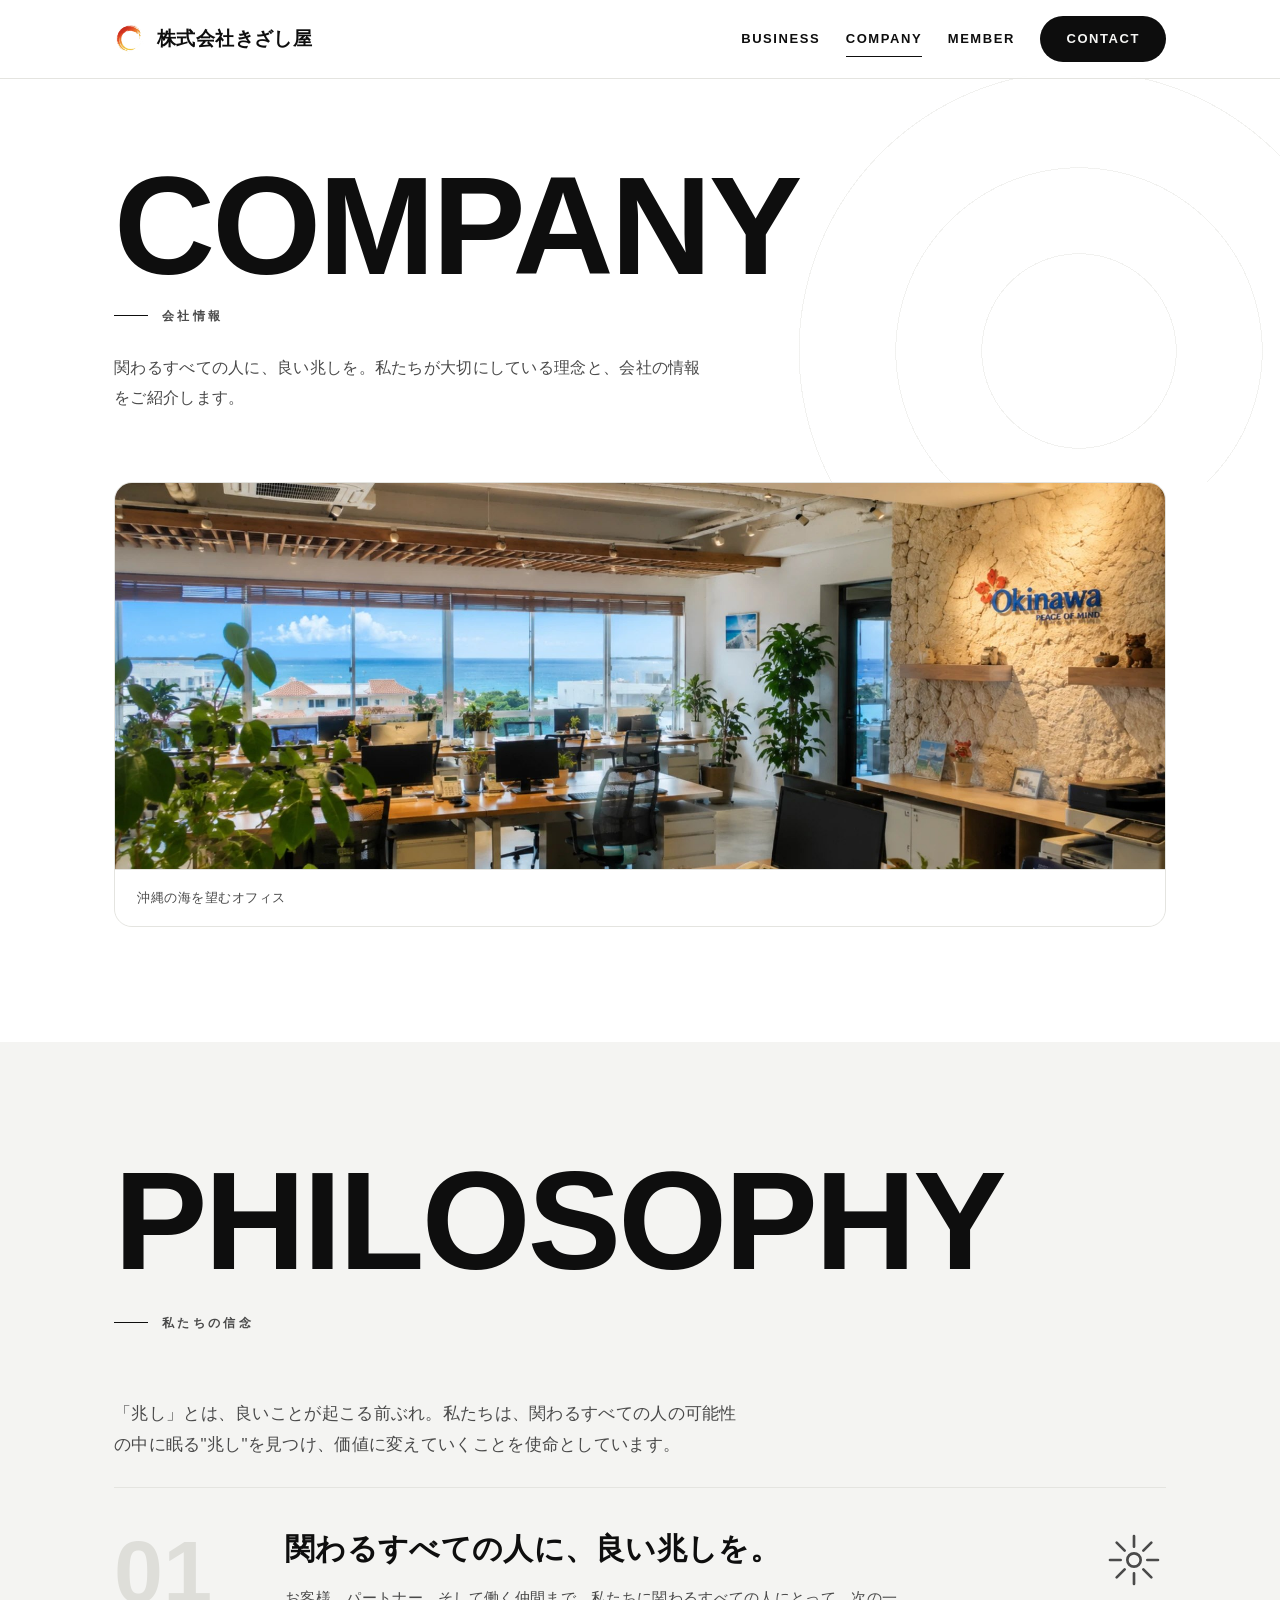
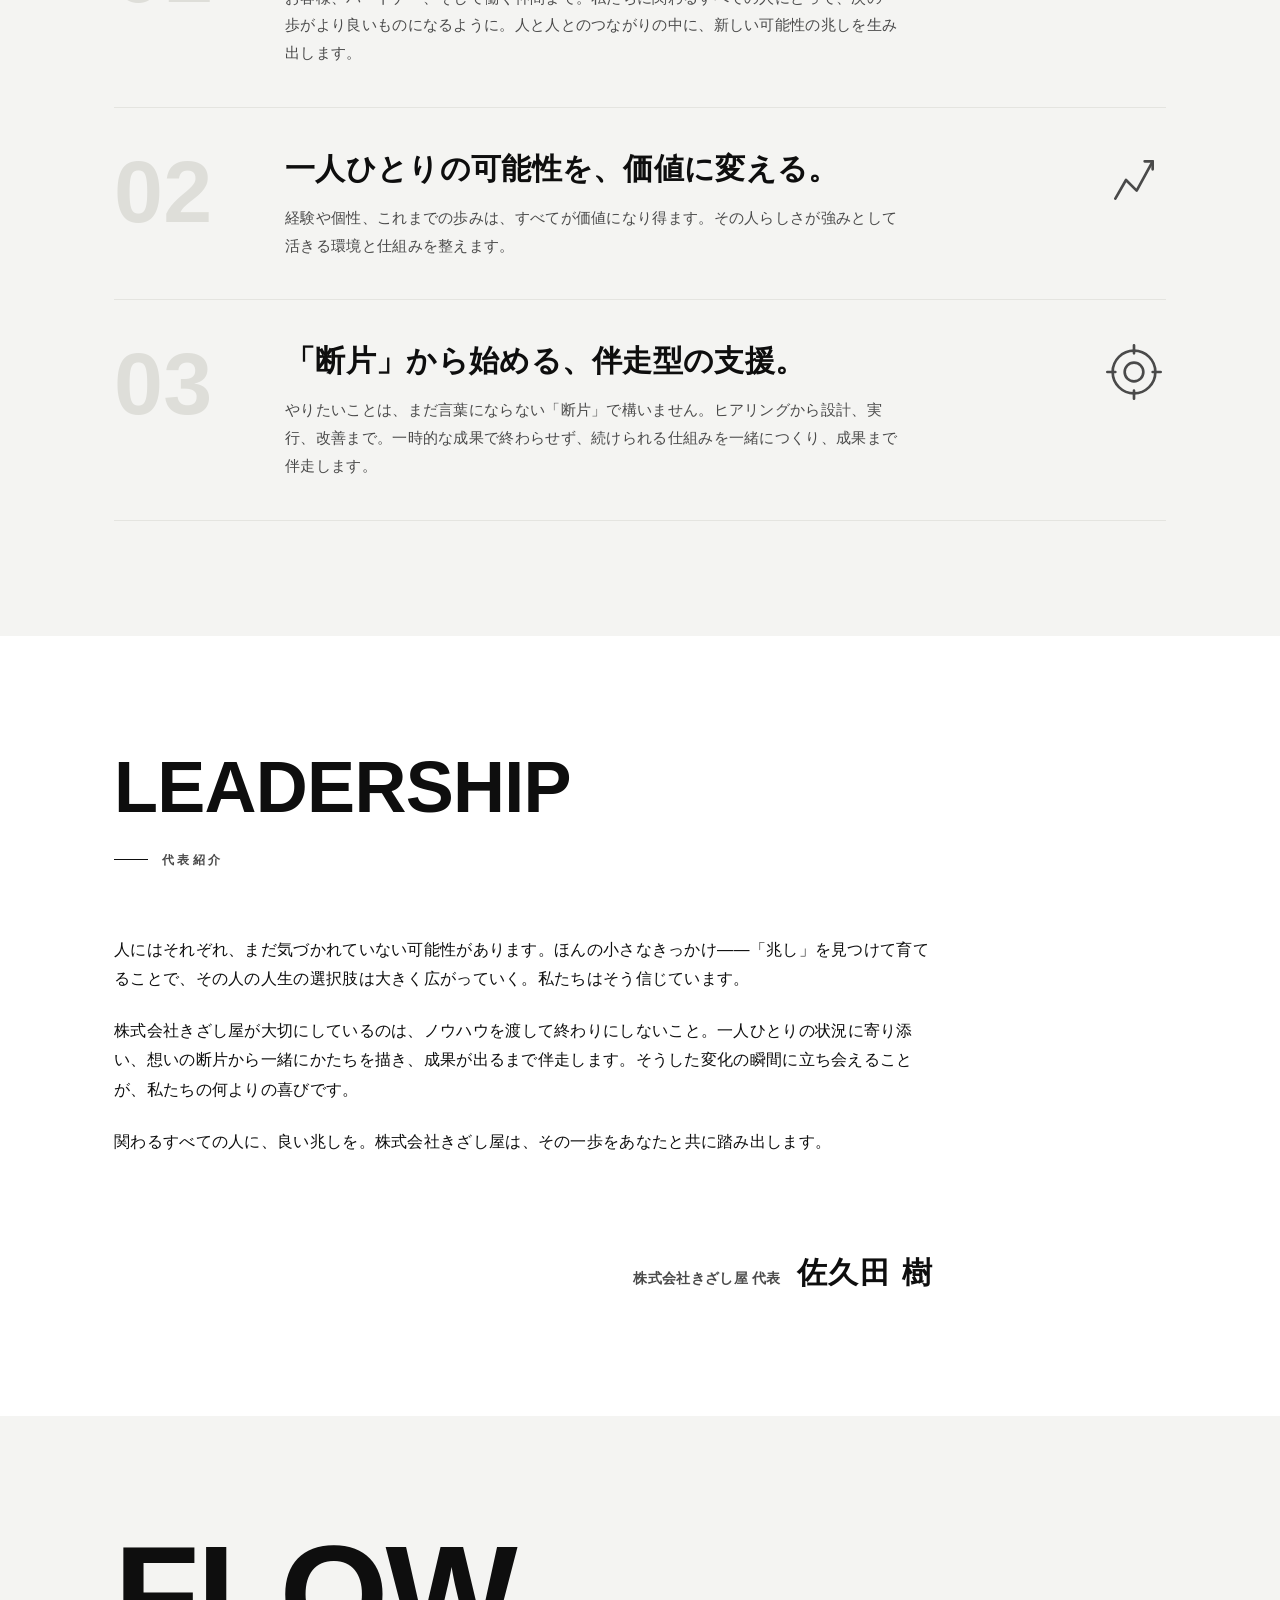
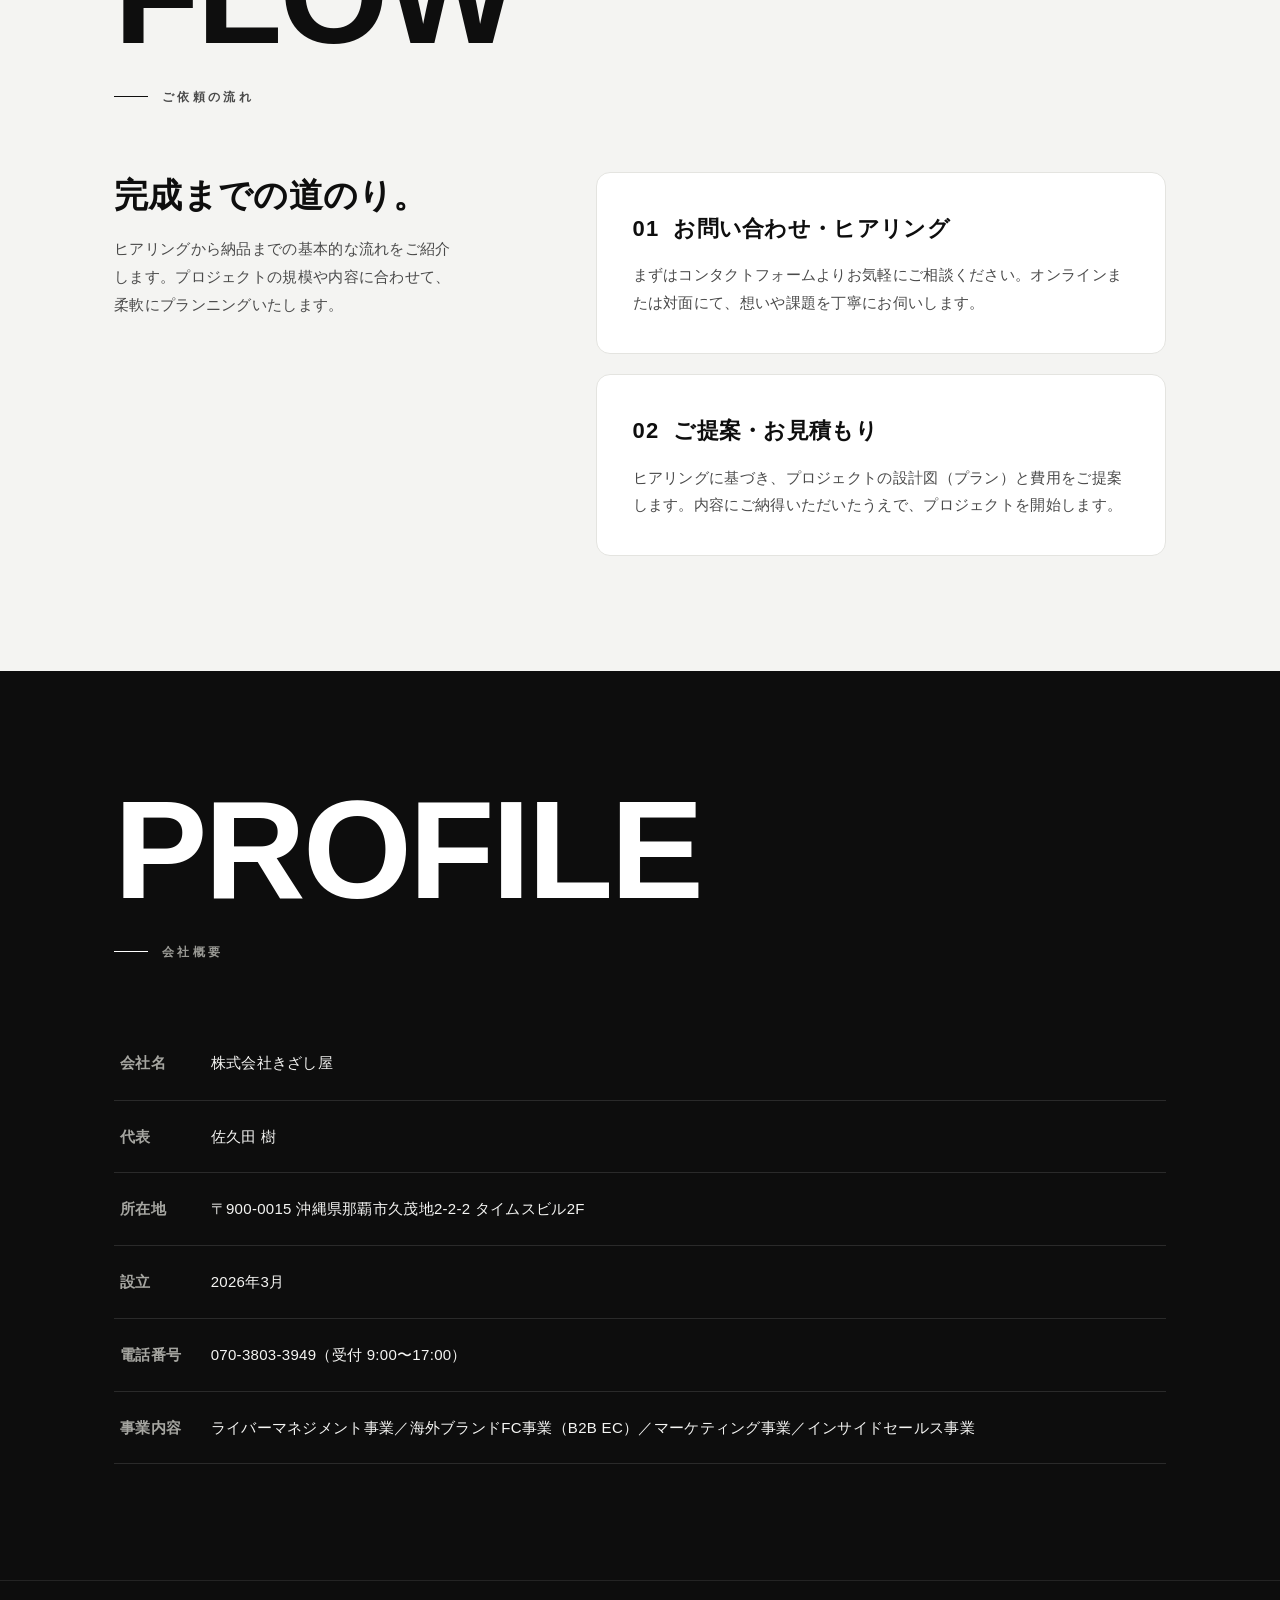
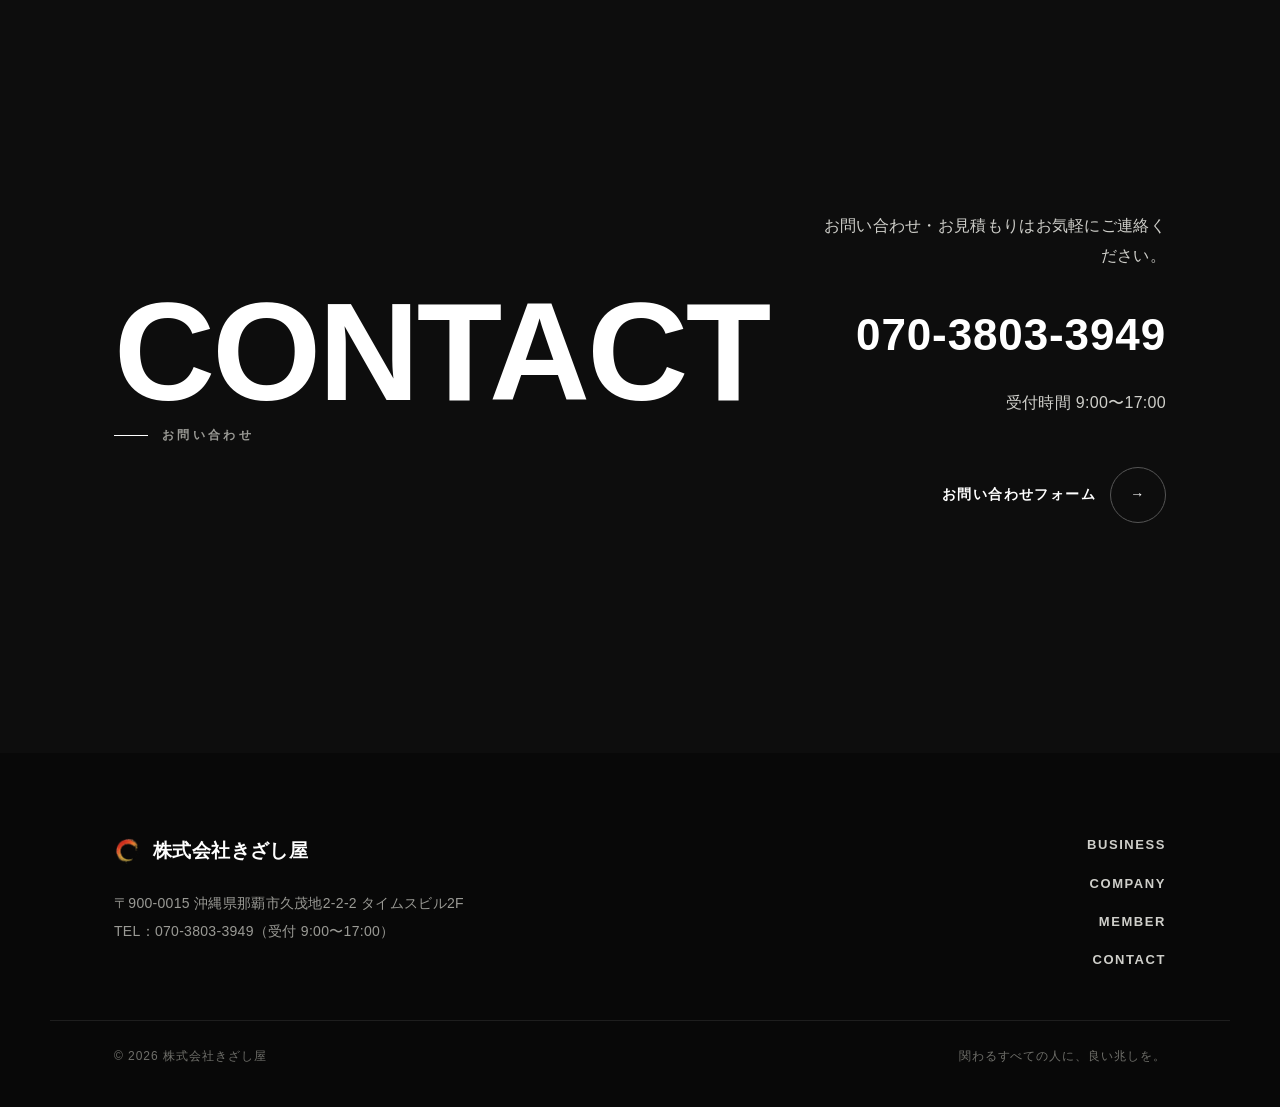
<file: company.html>
<!DOCTYPE html>
<html lang="ja">
<head>
<meta charset="UTF-8">
<meta name="viewport" content="width=device-width, initial-scale=1.0">
<link rel="icon" type="image/png" href="assets/img/favicon.png">
<link rel="apple-touch-icon" href="assets/img/apple-touch-icon.png">

<title>会社情報 | 株式会社きざし屋</title>
<meta name="description" content="株式会社きざし屋の理念・代表挨拶・ご依頼の流れ・会社概要。沖縄県那覇市を拠点に、関わるすべての人に良い兆しを届けます。">
<link rel="canonical" href="https://kizashi-ya.com/company.html">
<meta name="robots" content="index,follow">
<meta property="og:type" content="website">
<meta property="og:site_name" content="株式会社きざし屋">
<meta property="og:title" content="会社情報 | 株式会社きざし屋">
<meta property="og:description" content="理念・代表挨拶・会社概要。沖縄の事業支援会社株式会社きざし屋。">
<meta property="og:url" content="https://kizashi-ya.com/company.html">
<meta property="og:locale" content="ja_JP">
<link rel="stylesheet" href="assets/style.css">
</head>
<body>

<header>
  <div class="nav">
    <a href="index.html" class="brand" aria-label="株式会社きざし屋">
      <img class="mark" src="assets/img/enso-mark.png" alt="株式会社きざし屋 ロゴ">
      <span class="corp">株式会社きざし屋</span>
    </a>
    <button class="nav-toggle" aria-label="メニュー" id="navToggle"><span></span><span></span><span></span></button>
    <nav class="menu" id="menu">
      <a href="business.html">BUSINESS</a>
      <a href="company.html" class="active">COMPANY</a>
      <a href="member.html">MEMBER</a>
      <a href="contact.html" class="btn">CONTACT</a>
    </nav>
  </div>
</header>

<main>
<section class="page-hero">
  <div class="rings" aria-hidden="true"></div>
  <div class="wrap">
    <div class="en-huge">COMPANY</div>
    <span class="label">会社情報</span>
    <p class="page-lead">関わるすべての人に、良い兆しを。私たちが大切にしている理念と、会社の情報をご紹介します。</p>
  </div>
</section>

<!-- OFFICE -->
<section style="padding-top:0">
  <div class="wrap">
    <figure class="office-banner reveal">
      <img src="assets/img/office.jpg" alt="株式会社きざし屋 オフィス（沖縄・海の見える立地）">
      <figcaption>沖縄の海を望むオフィス</figcaption>
    </figure>
  </div>
</section>

<!-- PHILOSOPHY -->
<section id="philosophy" style="background:var(--bg-soft)">
  <div class="wrap">
    <div class="sec-head reveal"><div class="en-huge">PHILOSOPHY</div><span class="label">私たちの信念</span></div>
    <p class="philo-lead reveal">「兆し」とは、良いことが起こる前ぶれ。私たちは、関わるすべての人の可能性の中に眠る"兆し"を見つけ、価値に変えていくことを使命としています。</p>
    <div class="philo">
      <div class="philo-row reveal">
        <div class="philo-num">01</div>
        <div><h3>関わるすべての人に、良い兆しを。</h3><p>お客様、パートナー、そして働く仲間まで。私たちに関わるすべての人にとって、次の一歩がより良いものになるように。人と人とのつながりの中に、新しい可能性の兆しを生み出します。</p></div>
        <svg class="philo-ico" viewBox="0 0 48 48" fill="none" aria-hidden="true"><path d="M24 6v8M24 34v8M6 24h8M34 24h8M11 11l6 6M31 31l6 6M37 11l-6 6M17 31l-6 6" stroke="currentColor" stroke-width="2" stroke-linecap="round"/><circle cx="24" cy="24" r="5" stroke="currentColor" stroke-width="2"/></svg>
      </div>
      <div class="philo-row reveal">
        <div class="philo-num">02</div>
        <div><h3>一人ひとりの可能性を、価値に変える。</h3><p>経験や個性、これまでの歩みは、すべてが価値になり得ます。その人らしさが強みとして活きる環境と仕組みを整えます。</p></div>
        <svg class="philo-ico" viewBox="0 0 48 48" fill="none" aria-hidden="true"><path d="M10 38l8-14 8 8 12-22" stroke="currentColor" stroke-width="2" stroke-linecap="round" stroke-linejoin="round"/><path d="M32 10h6v6" stroke="currentColor" stroke-width="2" stroke-linecap="round" stroke-linejoin="round"/></svg>
      </div>
      <div class="philo-row reveal">
        <div class="philo-num">03</div>
        <div><h3>「断片」から始める、伴走型の支援。</h3><p>やりたいことは、まだ言葉にならない「断片」で構いません。ヒアリングから設計、実行、改善まで。一時的な成果で終わらせず、続けられる仕組みを一緒につくり、成果まで伴走します。</p></div>
        <svg class="philo-ico" viewBox="0 0 48 48" fill="none" aria-hidden="true"><circle cx="24" cy="24" r="16" stroke="currentColor" stroke-width="2"/><circle cx="24" cy="24" r="7" stroke="currentColor" stroke-width="2"/><path d="M24 4v6M24 38v6M4 24h6M38 24h6" stroke="currentColor" stroke-width="2" stroke-linecap="round"/></svg>
      </div>
    </div>
  </div>
</section>

<!-- LEADERSHIP -->
<section id="leadership">
  <div class="wrap">
    <div class="sec-head reveal"><div class="en-mid">LEADERSHIP</div><span class="label">代表紹介</span></div>
    <div class="lead-grid lead-solo reveal">
      <div class="lead-body">
        <p>人にはそれぞれ、まだ気づかれていない可能性があります。ほんの小さなきっかけ――「兆し」を見つけて育てることで、その人の人生の選択肢は大きく広がっていく。私たちはそう信じています。</p>
        <p><span class="corp">株式会社きざし屋</span>が大切にしているのは、ノウハウを渡して終わりにしないこと。一人ひとりの状況に寄り添い、想いの断片から一緒にかたちを描き、成果が出るまで伴走します。そうした変化の瞬間に立ち会えることが、私たちの何よりの喜びです。</p>
        <p>関わるすべての人に、良い兆しを。<span class="corp">株式会社きざし屋</span>は、その一歩をあなたと共に踏み出します。</p>
      </div>
      <div class="lead-sign"><span class="role"><span class="corp">株式会社きざし屋</span> 代表</span><span class="name">佐久田 樹</span></div>
    </div>
  </div>
</section>

<!-- FLOW -->
<section id="flow" style="background:var(--bg-soft)">
  <div class="wrap">
    <div class="sec-head reveal"><div class="en-huge">FLOW</div><span class="label">ご依頼の流れ</span></div>
    <div class="flow-grid">
      <div class="flow-lead reveal">
        <h3>完成までの道のり。</h3>
        <p>ヒアリングから納品までの基本的な流れをご紹介します。プロジェクトの規模や内容に合わせて、柔軟にプランニングいたします。</p>
      </div>
      <div class="flow-steps">
        <div class="flow-card reveal"><div class="n"><b>01</b><h4>お問い合わせ・ヒアリング</h4></div><p>まずはコンタクトフォームよりお気軽にご相談ください。オンラインまたは対面にて、想いや課題を丁寧にお伺いします。</p></div>
        <div class="flow-card reveal"><div class="n"><b>02</b><h4>ご提案・お見積もり</h4></div><p>ヒアリングに基づき、プロジェクトの設計図（プラン）と費用をご提案します。内容にご納得いただいたうえで、プロジェクトを開始します。</p></div>
      </div>
    </div>
  </div>
</section>

<!-- PROFILE -->
<section id="profile" class="profile-dark">
  <div class="wrap">
    <div class="sec-head reveal"><div class="en-huge">PROFILE</div><span class="label">会社概要</span></div>
    <table class="prof-table reveal">
      <tr><th>会社名</th><td><span class="corp">株式会社きざし屋</span></td></tr>
      <tr><th>代表</th><td>佐久田 樹</td></tr>
      <tr><th>所在地</th><td>〒900-0015 沖縄県那覇市久茂地2-2-2 タイムスビル2F</td></tr>
      <tr><th>設立</th><td>2026年3月</td></tr>
      <tr><th>電話番号</th><td>070-3803-3949（受付 9:00〜17:00）</td></tr>
      <tr><th>事業内容</th><td>ライバーマネジメント事業／海外ブランドFC事業（B2B EC）／マーケティング事業／インサイドセールス事業</td></tr>
    </table>
  </div>
</section>

<!-- CONTACT -->
<section class="contact-dark" style="border-top:1px solid #242424">
  <div class="wrap">
    <div class="contact-inner">
      <div class="reveal"><div class="en-huge">CONTACT</div><span class="label">お問い合わせ</span></div>
      <div class="contact-right reveal">
        <p>お問い合わせ・お見積もりはお気軽にご連絡ください。</p>
        <a class="contact-tel" href="tel:07038033949">070-3803-3949</a>
        <p class="contact-note">受付時間 9:00〜17:00</p>
        <a href="contact.html" class="arrow-link">お問い合わせフォーム <span class="circle" aria-hidden="true">→</span></a>
      </div>
    </div>
  </div>
</section>
</main>

<footer>
  <div class="wrap foot-grid">
    <div class="foot-brand">
      <div class="brand"><img class="mark" src="assets/img/enso-mark.png" alt="" style="width:28px;height:28px"> <span class="corp">株式会社きざし屋</span></div>
      <address>〒900-0015 沖縄県那覇市久茂地2-2-2 タイムスビル2F<br>TEL：070-3803-3949（受付 9:00〜17:00）</address>
    </div>
    <nav class="foot-nav">
      <a href="business.html">BUSINESS</a>
      <a href="company.html">COMPANY</a>
      <a href="member.html">MEMBER</a>
      <a href="contact.html">CONTACT</a>
    </nav>
  </div>
  <div class="wrap copy"><span>&copy; 2026 <span class="corp">株式会社きざし屋</span></span><span>関わるすべての人に、良い兆しを。</span></div>
</footer>
<script src="assets/app.js"></script>
</body>
</html>
</file>
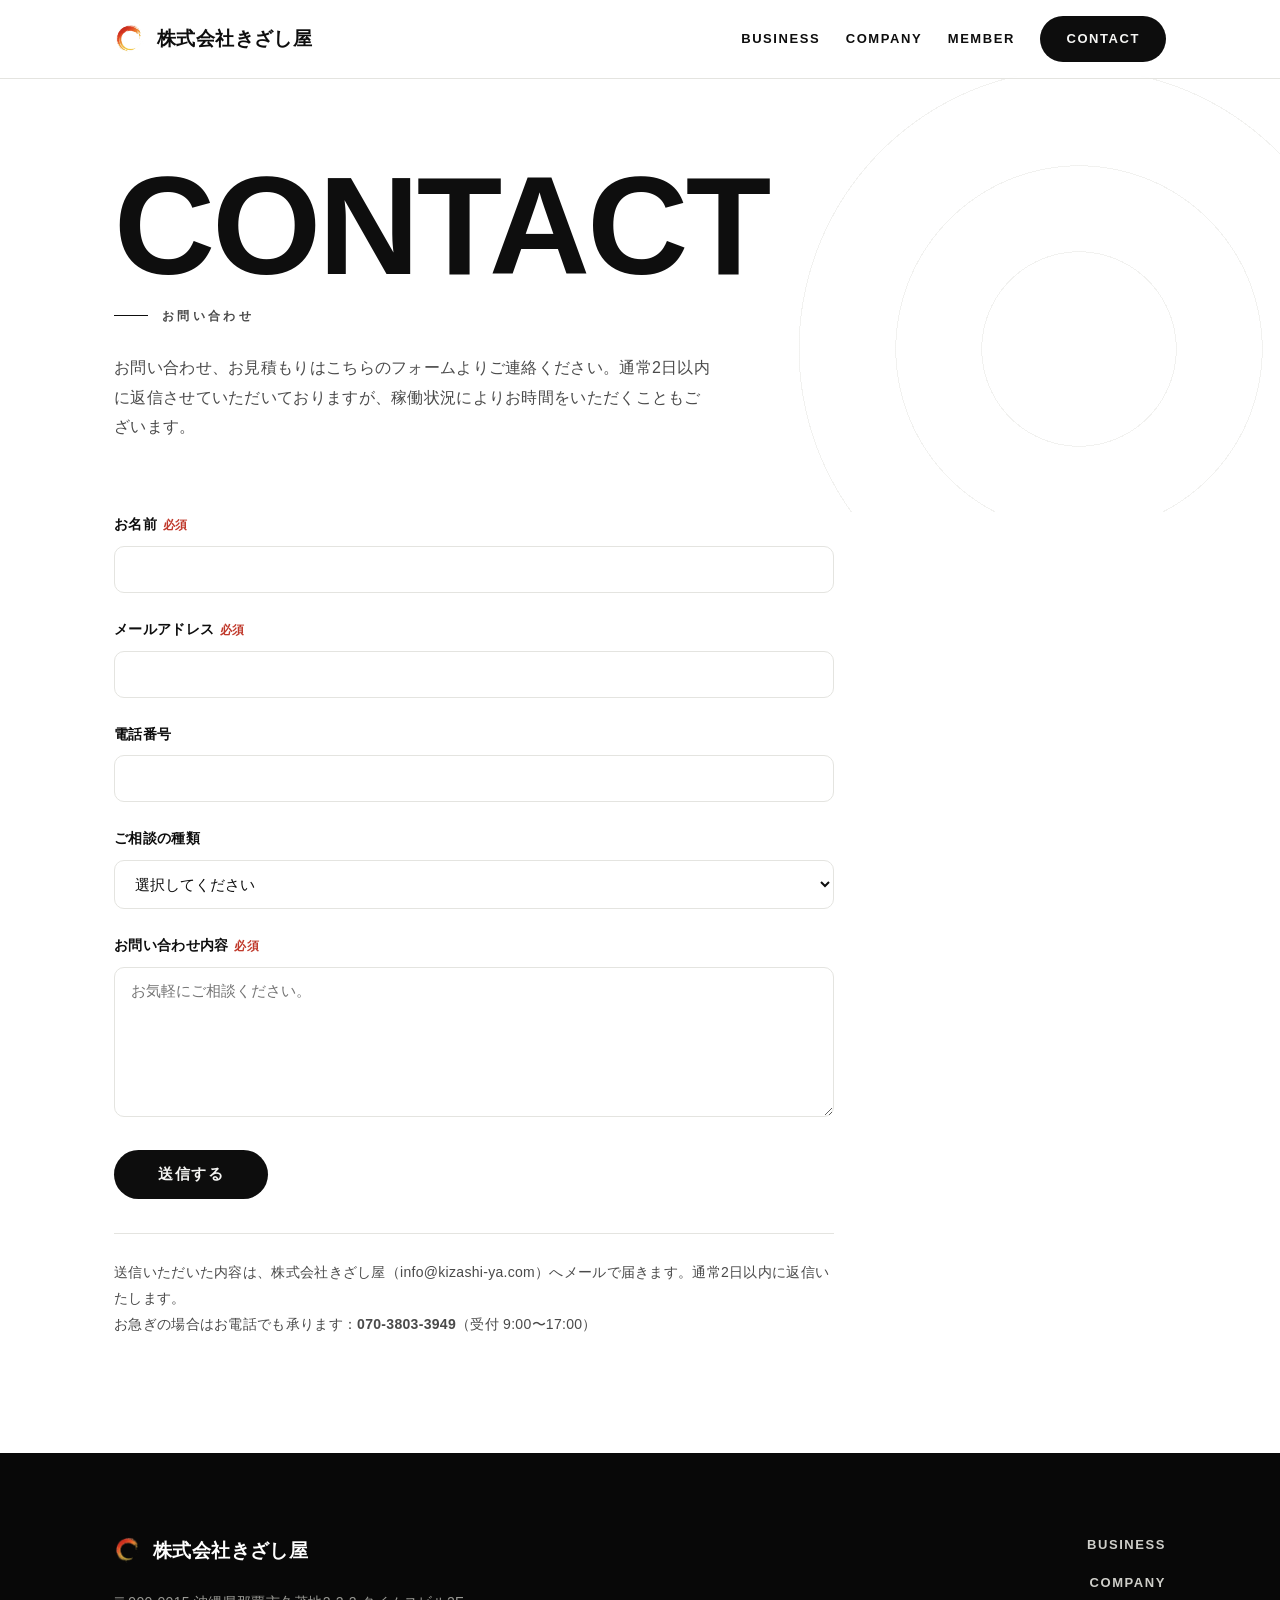
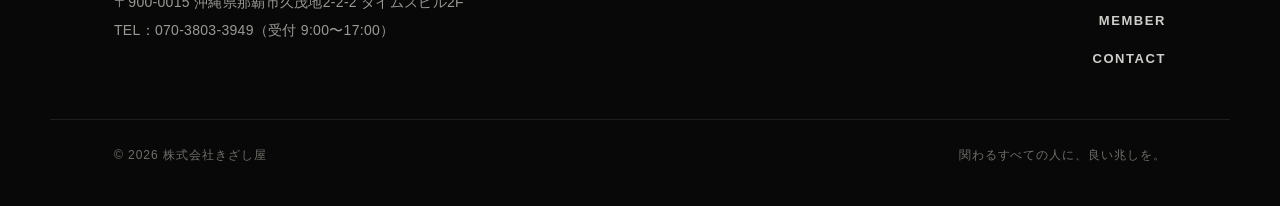
<file: contact.html>
<!DOCTYPE html>
<html lang="ja">
<head>
<meta charset="UTF-8">
<meta name="viewport" content="width=device-width, initial-scale=1.0">
<link rel="icon" type="image/png" href="assets/img/favicon.png">
<link rel="apple-touch-icon" href="assets/img/apple-touch-icon.png">

<title>お問い合わせ | 株式会社きざし屋</title>
<meta name="description" content="株式会社きざし屋へのお問い合わせ・お見積もりはこちら。通常2日以内に返信いたします。お電話：070-3803-3949（受付 9:00〜17:00）。">
<link rel="canonical" href="https://kizashi-ya.com/contact.html">
<meta name="robots" content="index,follow">
<meta property="og:type" content="website">
<meta property="og:site_name" content="株式会社きざし屋">
<meta property="og:title" content="お問い合わせ | 株式会社きざし屋">
<meta property="og:url" content="https://kizashi-ya.com/contact.html">
<meta property="og:locale" content="ja_JP">
<link rel="stylesheet" href="assets/style.css">
</head>
<body>
<header>
  <div class="nav">
    <a href="index.html" class="brand" aria-label="株式会社きざし屋">
      <img class="mark" src="assets/img/enso-mark.png" alt="株式会社きざし屋 ロゴ">
      <span class="corp">株式会社きざし屋</span>
    </a>
    <button class="nav-toggle" aria-label="メニュー" id="navToggle"><span></span><span></span><span></span></button>
    <nav class="menu" id="menu">
      <a href="business.html">BUSINESS</a>
      <a href="company.html">COMPANY</a>
      <a href="member.html">MEMBER</a>
      <a href="contact.html" class="btn">CONTACT</a>
    </nav>
  </div>
</header>
<main>
<section class="page-hero">
  <div class="rings" aria-hidden="true"></div>
  <div class="wrap">
    <div class="en-huge">CONTACT</div>
    <span class="label">お問い合わせ</span>
    <p class="page-lead">お問い合わせ、お見積もりはこちらのフォームよりご連絡ください。通常2日以内に返信させていただいておりますが、稼働状況によりお時間をいただくこともございます。</p>
  </div>
</section>

<section style="padding-top:0">
  <div class="wrap">
    <form class="form-wrap reveal" action="https://formsubmit.co/info@kizashi-ya.com" method="POST">
      <input type="hidden" name="_subject" value="【株式会社きざし屋HP】お問い合わせがありました">
      <input type="hidden" name="_template" value="table">
      <input type="hidden" name="_captcha" value="false">
      <input type="hidden" name="_next" value="https://kizashi-ya.com/thanks.html">
      <input type="text" name="_honey" tabindex="-1" autocomplete="off" style="position:absolute;left:-9999px" aria-hidden="true">
      <div class="field">
        <label for="name">お名前<span class="req">必須</span></label>
        <input id="name" name="お名前" type="text" autocomplete="name" required>
      </div>
      <div class="field">
        <label for="email">メールアドレス<span class="req">必須</span></label>
        <input id="email" name="メールアドレス" type="email" autocomplete="email" required>
      </div>
      <div class="field">
        <label for="tel">電話番号</label>
        <input id="tel" name="電話番号" type="tel" autocomplete="tel">
      </div>
      <div class="field">
        <label for="subject">ご相談の種類</label>
        <select id="subject" name="ご相談の種類">
          <option value="">選択してください</option>
          <option>ライバーマネジメントについて</option>
          <option>海外ブランドFC事業について</option>
          <option>マーケティングについて</option>
          <option>インサイドセールスについて</option>
          <option>その他のご相談</option>
        </select>
      </div>
      <div class="field">
        <label for="message">お問い合わせ内容<span class="req">必須</span></label>
        <textarea id="message" name="お問い合わせ内容" required placeholder="お気軽にご相談ください。"></textarea>
      </div>
      <button type="submit" class="form-submit">送信する</button>
      <p class="form-alt">送信いただいた内容は、<span class="corp">株式会社きざし屋</span>（info@kizashi-ya.com）へメールで届きます。通常2日以内に返信いたします。<br>お急ぎの場合はお電話でも承ります：<a href="tel:07038033949">070-3803-3949</a>（受付 9:00〜17:00）</p>
    </form>
  </div>
</section>
</main>
<footer>
  <div class="wrap foot-grid">
    <div class="foot-brand">
      <div class="brand"><img class="mark" src="assets/img/enso-mark.png" alt="" style="width:28px;height:28px"> <span class="corp">株式会社きざし屋</span></div>
      <address>〒900-0015 沖縄県那覇市久茂地2-2-2 タイムスビル2F<br>TEL：070-3803-3949（受付 9:00〜17:00）</address>
    </div>
    <nav class="foot-nav">
      <a href="business.html">BUSINESS</a>
      <a href="company.html">COMPANY</a>
      <a href="member.html">MEMBER</a>
      <a href="contact.html">CONTACT</a>
    </nav>
  </div>
  <div class="wrap copy"><span>&copy; 2026 <span class="corp">株式会社きざし屋</span></span><span>関わるすべての人に、良い兆しを。</span></div>
</footer>
<script src="assets/app.js"></script>
</body>
</html>
</file>
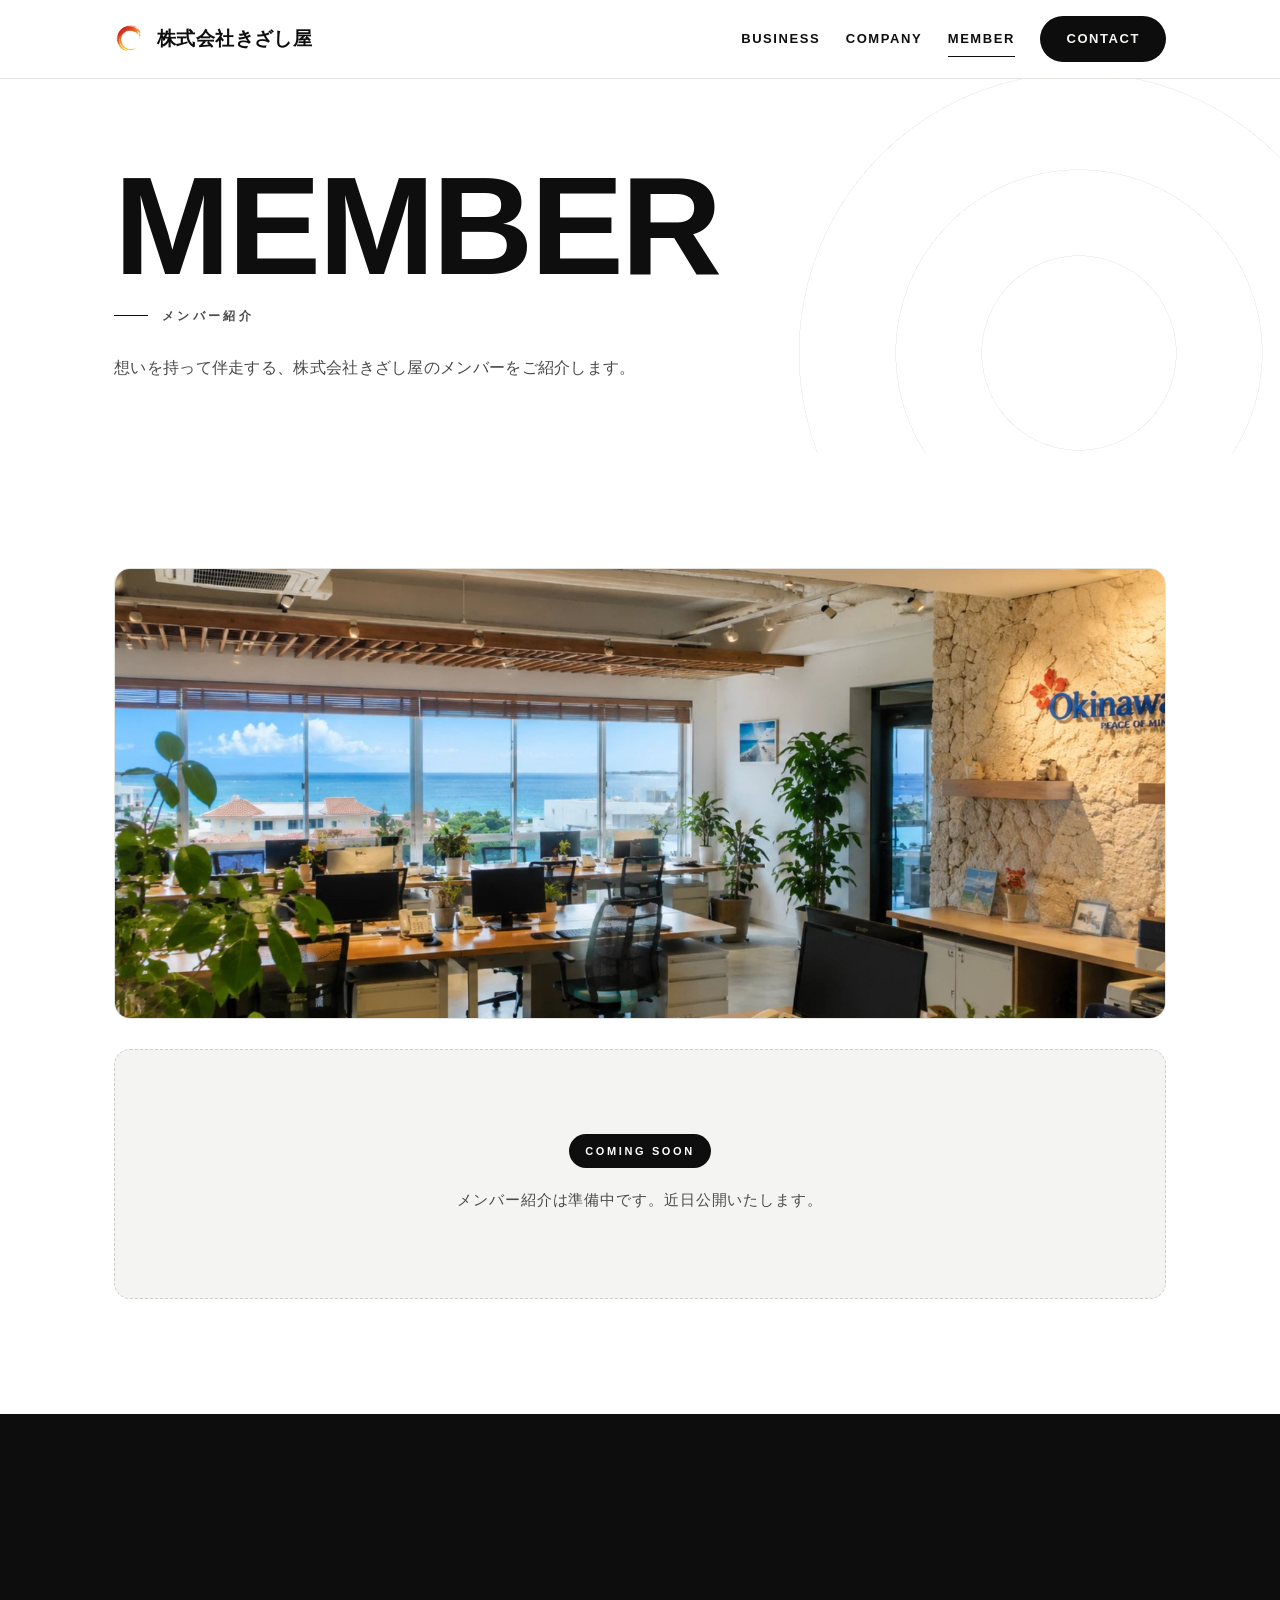
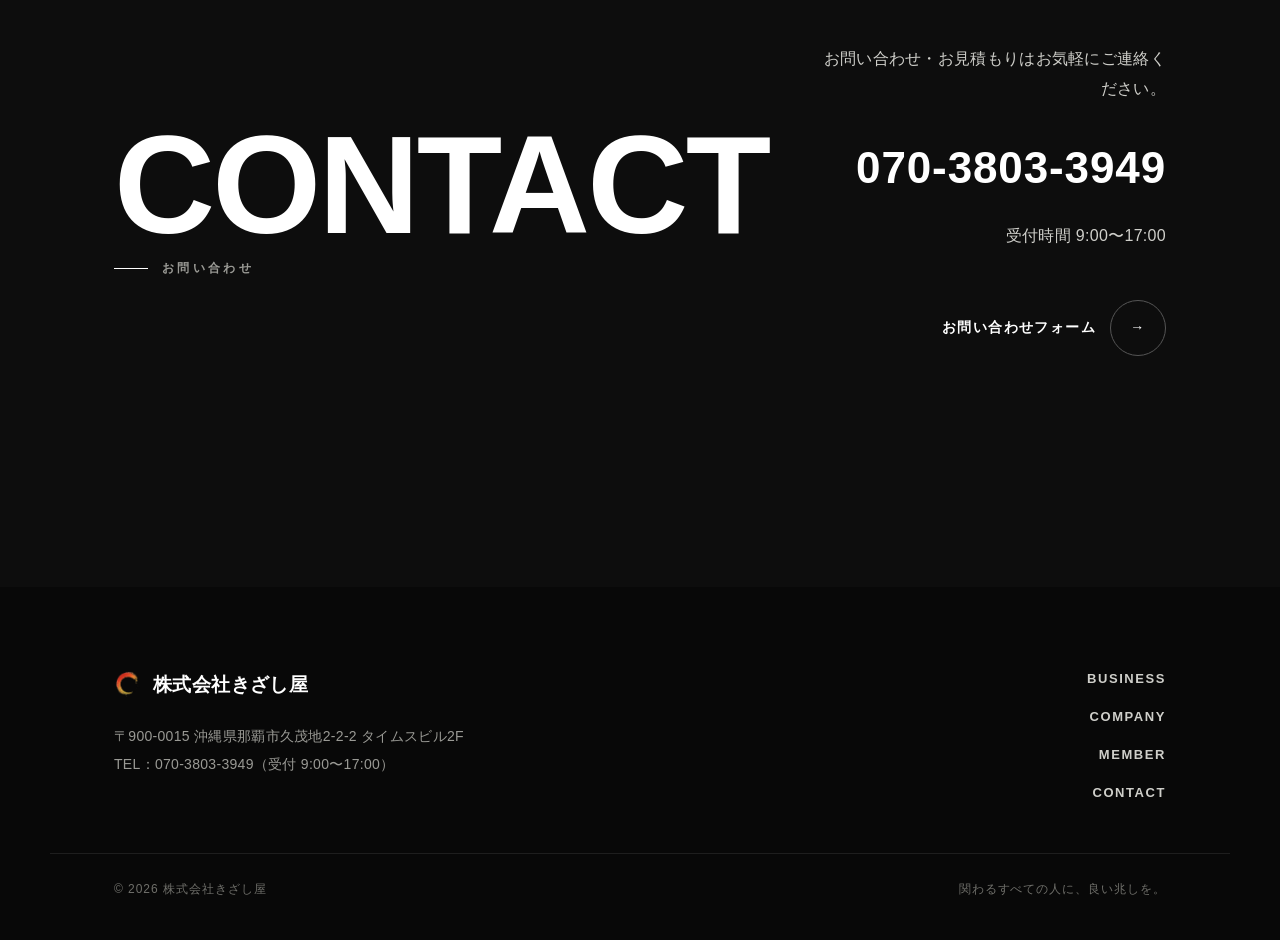
<file: member.html>
<!DOCTYPE html>
<html lang="ja">
<head>
<meta charset="UTF-8">
<meta name="viewport" content="width=device-width, initial-scale=1.0">
<link rel="icon" type="image/png" href="assets/img/favicon.png">
<link rel="apple-touch-icon" href="assets/img/apple-touch-icon.png">

<title>メンバー紹介 | 株式会社きざし屋</title>
<meta name="description" content="株式会社きざし屋のメンバー紹介。想いを持って伴走するメンバーを近日公開いたします。">
<link rel="canonical" href="https://kizashi-ya.com/member.html">
<meta name="robots" content="index,follow">
<meta property="og:type" content="website">
<meta property="og:site_name" content="株式会社きざし屋">
<meta property="og:title" content="メンバー紹介 | 株式会社きざし屋">
<meta property="og:url" content="https://kizashi-ya.com/member.html">
<meta property="og:locale" content="ja_JP">
<link rel="stylesheet" href="assets/style.css">
</head>
<body>
<header>
  <div class="nav">
    <a href="index.html" class="brand" aria-label="株式会社きざし屋">
      <img class="mark" src="assets/img/enso-mark.png" alt="株式会社きざし屋 ロゴ">
      <span class="corp">株式会社きざし屋</span>
    </a>
    <button class="nav-toggle" aria-label="メニュー" id="navToggle"><span></span><span></span><span></span></button>
    <nav class="menu" id="menu">
      <a href="business.html">BUSINESS</a>
      <a href="company.html">COMPANY</a>
      <a href="member.html" class="active">MEMBER</a>
      <a href="contact.html" class="btn">CONTACT</a>
    </nav>
  </div>
</header>
<main>
<section class="page-hero">
  <div class="rings" aria-hidden="true"></div>
  <div class="wrap">
    <div class="en-huge">MEMBER</div>
    <span class="label">メンバー紹介</span>
    <p class="page-lead">想いを持って伴走する、<span class="corp">株式会社きざし屋</span>のメンバーをご紹介します。</p>
  </div>
</section>
<section>
  <div class="wrap">
    <div class="member-visual reveal"><img src="assets/img/office.jpg" alt="株式会社きざし屋 オフィス（沖縄）"></div>
    <div class="coming reveal">
      <span class="badge">COMING SOON</span>
      <p>メンバー紹介は準備中です。近日公開いたします。</p>
    </div>
  </div>
</section>
<section class="contact-dark">
  <div class="wrap">
    <div class="contact-inner">
      <div class="reveal"><div class="en-huge">CONTACT</div><span class="label">お問い合わせ</span></div>
      <div class="contact-right reveal">
        <p>お問い合わせ・お見積もりはお気軽にご連絡ください。</p>
        <a class="contact-tel" href="tel:07038033949">070-3803-3949</a>
        <p class="contact-note">受付時間 9:00〜17:00</p>
        <a href="contact.html" class="arrow-link">お問い合わせフォーム <span class="circle" aria-hidden="true">→</span></a>
      </div>
    </div>
  </div>
</section>
</main>
<footer>
  <div class="wrap foot-grid">
    <div class="foot-brand">
      <div class="brand"><img class="mark" src="assets/img/enso-mark.png" alt="" style="width:28px;height:28px"> <span class="corp">株式会社きざし屋</span></div>
      <address>〒900-0015 沖縄県那覇市久茂地2-2-2 タイムスビル2F<br>TEL：070-3803-3949（受付 9:00〜17:00）</address>
    </div>
    <nav class="foot-nav">
      <a href="business.html">BUSINESS</a>
      <a href="company.html">COMPANY</a>
      <a href="member.html">MEMBER</a>
      <a href="contact.html">CONTACT</a>
    </nav>
  </div>
  <div class="wrap copy"><span>&copy; 2026 <span class="corp">株式会社きざし屋</span></span><span>関わるすべての人に、良い兆しを。</span></div>
</footer>
<script src="assets/app.js"></script>
</body>
</html>
</file>
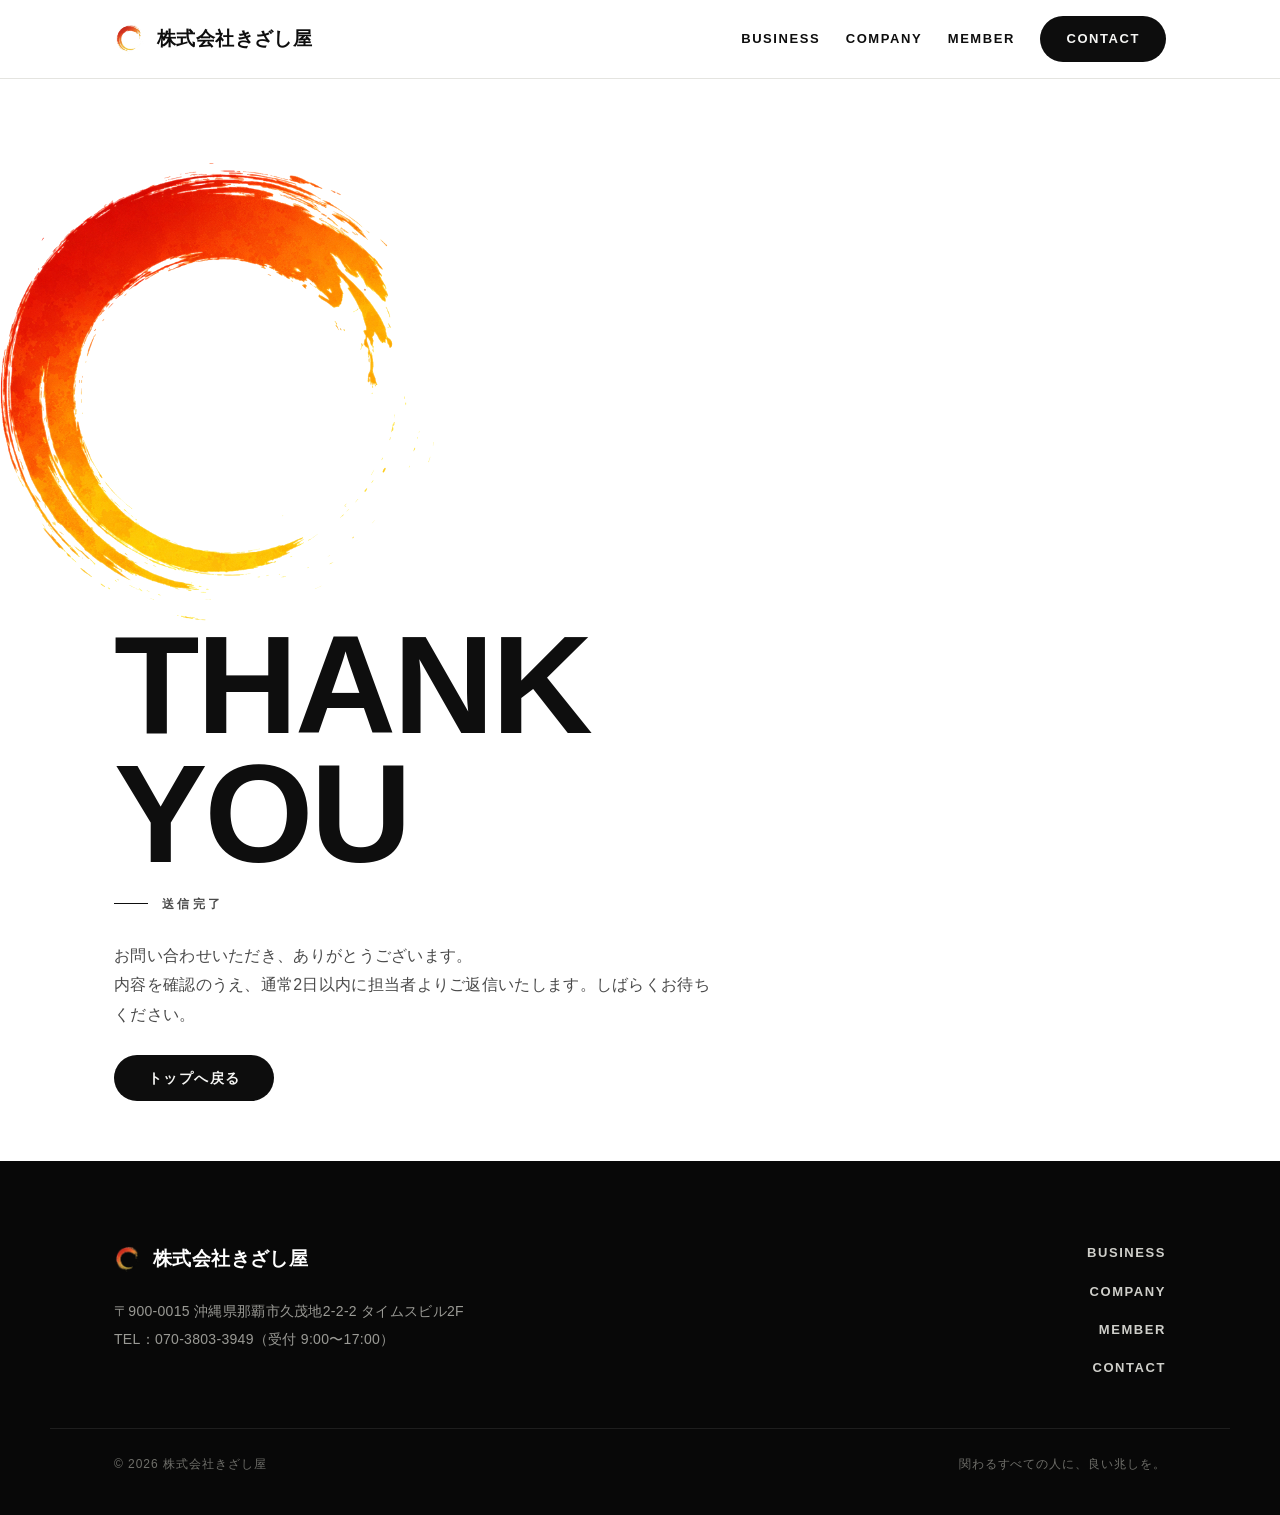
<file: thanks.html>
<!DOCTYPE html>
<html lang="ja">
<head>
<meta charset="UTF-8">
<meta name="viewport" content="width=device-width, initial-scale=1.0">
<link rel="icon" type="image/png" href="assets/img/favicon.png">
<link rel="apple-touch-icon" href="assets/img/apple-touch-icon.png">
<title>送信完了 | 株式会社きざし屋</title>
<meta name="description" content="お問い合わせありがとうございます。株式会社きざし屋より通常2日以内に返信いたします。">
<meta name="robots" content="noindex,follow">
<link rel="stylesheet" href="assets/style.css">
</head>
<body>
<header>
  <div class="nav">
    <a href="index.html" class="brand" aria-label="株式会社きざし屋">
      <img class="mark" src="assets/img/enso-mark.png" alt="株式会社きざし屋 ロゴ">
      <span class="corp">株式会社きざし屋</span>
    </a>
    <button class="nav-toggle" aria-label="メニュー" id="navToggle"><span></span><span></span><span></span></button>
    <nav class="menu" id="menu">
      <a href="business.html">BUSINESS</a>
      <a href="company.html">COMPANY</a>
      <a href="member.html">MEMBER</a>
      <a href="contact.html" class="btn">CONTACT</a>
    </nav>
  </div>
</header>
<main>
<section class="page-hero">
  <img class="enso" src="assets/img/enso.png" onerror="this.onerror=null;this.src='assets/img/enso.svg'" alt="" aria-hidden="true">
  <div class="wrap">
    <div class="en-huge">THANK<br>YOU</div>
    <span class="label">送信完了</span>
    <p class="page-lead">お問い合わせいただき、ありがとうございます。<br>内容を確認のうえ、通常2日以内に担当者よりご返信いたします。しばらくお待ちください。</p>
    <p style="margin-top:34px"><a href="index.html" class="cta-solid">トップへ戻る</a></p>
  </div>
</section>
</main>
<footer>
  <div class="wrap foot-grid">
    <div class="foot-brand">
      <div class="brand"><img class="mark" src="assets/img/enso-mark.png" alt="" style="width:28px;height:28px"> <span class="corp">株式会社きざし屋</span></div>
      <address>〒900-0015 沖縄県那覇市久茂地2-2-2 タイムスビル2F<br>TEL：070-3803-3949（受付 9:00〜17:00）</address>
    </div>
    <nav class="foot-nav">
      <a href="business.html">BUSINESS</a>
      <a href="company.html">COMPANY</a>
      <a href="member.html">MEMBER</a>
      <a href="contact.html">CONTACT</a>
    </nav>
  </div>
  <div class="wrap copy"><span>&copy; 2026 <span class="corp">株式会社きざし屋</span></span><span>関わるすべての人に、良い兆しを。</span></div>
</footer>
<script src="assets/app.js"></script>
</body>
</html>
</file>
<file: assets/style.css>
/* ===== 株式会社きざし屋 共通スタイル ===== */
:root{
  --bg:#ffffff;--bg-soft:#f4f4f2;--ink:#0e0e0e;--ink-2:#4a4a4a;--line:#e4e4e0;
  --invert:#0d0d0d;--invert-ink:#f5f5f3;
  --maxw:1180px;--pad:clamp(20px,5vw,64px);
  --sans:"Helvetica Neue",Arial,"Hiragino Kaku Gothic ProN","Yu Gothic",YuGothic,"Noto Sans JP",Meiryo,sans-serif;
  --jp:"Hiragino Kaku Gothic ProN","Yu Gothic",YuGothic,"Noto Sans JP",Meiryo,sans-serif;
  --mincho:"Hiragino Mincho ProN","Hiragino Mincho Pro","YuMincho","Yu Mincho","MS PMincho","Noto Serif JP",serif;
}
/* 社名は明朝体で統一 */
.corp{font-family:var(--mincho);font-feature-settings:"palt"}
*{box-sizing:border-box;margin:0;padding:0}
html{scroll-behavior:smooth;-webkit-text-size-adjust:100%}
body{background:var(--bg);color:var(--ink);font-family:var(--jp);line-height:1.85;font-size:15px;letter-spacing:.02em;overflow-x:hidden}
img{max-width:100%;display:block}
a{color:inherit;text-decoration:none}
.wrap{max-width:var(--maxw);margin:0 auto;padding-left:var(--pad);padding-right:var(--pad)}

.en-huge{font-family:var(--sans);font-weight:800;letter-spacing:-.02em;line-height:.92;font-size:clamp(52px,11vw,140px);color:var(--ink)}
.en-mid{font-family:var(--sans);font-weight:800;letter-spacing:-.01em;line-height:1;font-size:clamp(34px,6vw,72px)}
.label{font-family:var(--sans);font-weight:700;font-size:12px;letter-spacing:.28em;color:var(--ink-2);text-transform:uppercase;display:inline-flex;align-items:center;gap:14px}
.label::before{content:"";width:34px;height:1px;background:var(--ink)}

/* Header */
header{position:fixed;top:0;left:0;right:0;z-index:100;background:rgba(255,255,255,.86);backdrop-filter:blur(10px);border-bottom:1px solid var(--line)}
.nav{max-width:var(--maxw);margin:0 auto;padding:16px var(--pad);display:flex;align-items:center;justify-content:space-between;gap:24px}
.brand{display:flex;align-items:center;gap:11px;font-weight:800;font-size:19px;letter-spacing:.02em}
.brand .mark{width:32px;height:32px;flex:0 0 auto;object-fit:contain}
.menu{display:flex;align-items:center;gap:clamp(14px,2vw,28px)}
.menu a{font-family:var(--sans);font-weight:700;font-size:13px;letter-spacing:.12em;color:var(--ink);position:relative;padding:4px 0}
.menu a:not(.btn)::after{content:"";position:absolute;left:0;bottom:-2px;width:0;height:1.5px;background:var(--ink);transition:width .25s}
.menu a:not(.btn):hover::after,.menu a.active:not(.btn)::after{width:100%}
.btn,.menu a.btn{background:var(--invert);color:var(--invert-ink);padding:11px 26px;border-radius:999px;font-family:var(--sans);font-weight:700;font-size:13px;letter-spacing:.12em;transition:opacity .2s}
.btn:hover{opacity:.82}
.nav-toggle{display:none;background:none;border:0;flex-direction:column;gap:5px;cursor:pointer;padding:6px}
.nav-toggle span{width:24px;height:2px;background:var(--ink);display:block}

/* Hero (TOP) */
.hero{padding-top:clamp(140px,20vh,220px);padding-bottom:clamp(70px,10vw,130px);position:relative;overflow:hidden}
.rings{position:absolute;top:-6%;right:-14%;width:min(760px,88vw);aspect-ratio:1;border-radius:50%;pointer-events:none;z-index:0;opacity:.5;animation:spin 70s linear infinite;
  background:radial-gradient(circle,transparent 0 18%,var(--line) 18% calc(18% + 1px),transparent calc(18% + 1px) 34%,var(--line) 34% calc(34% + 1px),transparent calc(34% + 1px) 52%,var(--line) 52% calc(52% + 1px),transparent calc(52% + 1px) 72%,var(--line) 72% calc(72% + 1px),transparent calc(72% + 1px) 100%)}
.hero-inner{position:relative;z-index:1}
.hero-copy{max-width:760px}
.hero .enso{position:absolute;top:50%;right:-6%;transform:translateY(-50%);width:min(680px,58vw);height:auto;z-index:0;pointer-events:none;opacity:.7;animation:ensoIn 1.2s ease both}
@keyframes ensoIn{from{opacity:0;transform:translateY(-50%) rotate(-12deg) scale(.9)}to{opacity:.7;transform:translateY(-50%) rotate(0) scale(1)}}
.hero h1{font-family:var(--jp);font-weight:800;font-size:clamp(34px,6.6vw,74px);line-height:1.28;letter-spacing:.02em;margin:22px 0 20px}
.hero h1 .thin{color:var(--ink-2)}
.hero .en-sub{font-family:var(--sans);font-weight:700;letter-spacing:.22em;font-size:clamp(12px,1.5vw,15px);color:var(--ink-2);text-transform:uppercase;margin-bottom:34px}
.hero .lead{max-width:560px;color:var(--ink-2);font-size:16px}
.hero-cta{margin-top:38px;display:flex;gap:14px;flex-wrap:wrap}
.cta-solid{background:var(--invert);color:var(--invert-ink);padding:15px 34px;border-radius:999px;font-family:var(--sans);font-weight:700;letter-spacing:.1em;font-size:14px;transition:opacity .2s}
.cta-solid:hover{opacity:.82}
.cta-ghost{border:1px solid var(--ink);padding:15px 34px;border-radius:999px;font-family:var(--sans);font-weight:700;letter-spacing:.1em;font-size:14px;transition:background .2s,color .2s}
.cta-ghost:hover{background:var(--ink);color:#fff}

/* Page hero (下層ページ) */
.page-hero{padding:clamp(130px,18vh,190px) 0 clamp(40px,6vw,70px);position:relative;overflow:hidden}
.page-hero .en-huge{position:relative;z-index:1}
.page-hero .label{margin-top:14px;position:relative;z-index:1}
.page-hero .page-lead{margin-top:26px;max-width:600px;color:var(--ink-2);font-size:16px;position:relative;z-index:1}

/* Section base */
section{padding:clamp(64px,9vw,130px) 0}
.sec-head{margin-bottom:clamp(34px,5vw,64px)}
.sec-head .en-huge,.sec-head .en-mid{margin-bottom:18px}

@keyframes spin{to{transform:rotate(360deg)}}

/* Marquee */
.marquee{overflow:hidden;border-top:1px solid var(--line);border-bottom:1px solid var(--line);padding:22px 0;background:var(--bg);position:relative}
.marquee-track{display:flex;width:max-content;animation:marquee 26s linear infinite}
.marquee:hover .marquee-track{animation-play-state:paused}
.marquee-item{font-family:var(--sans);font-weight:800;font-size:clamp(20px,3.2vw,40px);letter-spacing:-.01em;color:var(--ink);white-space:nowrap;display:inline-flex;align-items:center;gap:34px;padding-right:34px}
.marquee-item::after{content:"";width:12px;height:12px;border-radius:50%;background:var(--ink);flex:0 0 auto;opacity:.25}
.marquee.rev .marquee-track{animation-direction:reverse}
@keyframes marquee{from{transform:translateX(0)}to{transform:translateX(-50%)}}

/* Photo marquee (流れる画像) */
.photo-marquee{overflow:hidden;padding:6px 0}
.photo-track{display:flex;gap:16px;width:max-content;animation:marquee 48s linear infinite}
.photo-marquee.rev .photo-track{animation-direction:reverse}
.photo-marquee:hover .photo-track{animation-play-state:paused}
.photo-item{flex:0 0 auto;width:clamp(230px,26vw,340px);aspect-ratio:4/3;border-radius:14px;overflow:hidden;background:var(--bg-soft);border:1px solid var(--line)}
.photo-item img{width:100%;height:100%;object-fit:cover;display:block;transition:transform .6s ease}
.photo-item:hover img{transform:scale(1.05)}
@media(prefers-reduced-motion:reduce){.photo-track{animation:none}}

/* Philosophy */
.philo-lead{max-width:640px;color:var(--ink-2);font-size:17px;margin-bottom:8px}
.philo{display:flex;flex-direction:column;margin-top:26px}
.philo-row{display:grid;grid-template-columns:120px 1fr auto;gap:clamp(18px,4vw,54px);align-items:start;padding:40px 0;border-top:1px solid var(--line)}
.philo-row:last-child{border-bottom:1px solid var(--line)}
.philo-ico{width:64px;height:64px;color:var(--ink-2)}
.philo-row h3{font-size:clamp(22px,3vw,30px);font-weight:800;line-height:1.4;margin-bottom:14px}
.philo-row p{color:var(--ink-2);max-width:620px}
.philo-num{font-family:var(--sans);font-weight:800;font-size:clamp(46px,7vw,88px);color:#deded9;line-height:1}

/* Business */
.biz-intro{max-width:640px;color:var(--ink-2);font-size:17px;margin-bottom:8px}
.biz{border-top:1px solid var(--line);padding:clamp(46px,6vw,76px) 0}
.biz-grid{display:grid;grid-template-columns:1.05fr .95fr;gap:clamp(28px,5vw,64px);align-items:center}
.biz-num{font-family:var(--sans);font-weight:700;font-size:14px;letter-spacing:.2em;color:var(--ink-2)}
.biz h3{font-size:clamp(26px,4vw,40px);font-weight:800;margin:14px 0 22px;line-height:1.3}
.biz .catch{font-weight:800;font-size:clamp(17px,2.2vw,21px);border-left:4px solid var(--ink);padding-left:14px;margin-bottom:22px;line-height:1.5}
.biz p{color:var(--ink-2);margin-bottom:24px}
.tags{display:flex;flex-wrap:wrap;gap:10px;margin-bottom:26px}
.tag{border:1px solid var(--line);border-radius:999px;padding:8px 18px;font-size:13px;font-weight:700;color:var(--ink-2)}
.biz-en{font-family:var(--sans);font-weight:800;letter-spacing:-.01em;font-size:clamp(30px,4.4vw,56px);line-height:1;color:var(--ink);margin-bottom:22px;word-break:break-word}
.biz-figure{background:var(--bg-soft);border:1px solid var(--line);border-radius:14px;overflow:hidden}
.biz-figure img{display:block;width:100%;aspect-ratio:4/3;object-fit:cover;transition:transform .7s cubic-bezier(.2,.7,.2,1)}
.biz-figure:hover img{transform:scale(1.06)}
.biz-figure img.brand,.biz-card .cimg img.brand{object-fit:contain}
.biz-figure.figphoto img{aspect-ratio:1/1;object-fit:cover}
.biz-spec{width:100%;border-collapse:collapse;margin-top:2px}
.biz-spec th,.biz-spec td{text-align:left;padding:14px 4px;border-bottom:1px solid var(--line);font-size:14px;vertical-align:top}
.biz-spec th{width:120px;color:var(--ink-2);font-weight:700}

/* Business preview cards (TOP) */
.biz-cards{display:grid;grid-template-columns:1fr 1fr;gap:22px}
.biz-card{position:relative;border:1px solid var(--line);border-radius:16px;overflow:hidden;background:#fff;transition:transform .3s ease,box-shadow .3s ease;display:block}
.biz-card:hover{transform:translateY(-4px);box-shadow:0 18px 40px rgba(0,0,0,.07)}
.biz-card .cimg{aspect-ratio:16/10;background:#fff;overflow:hidden;border-bottom:1px solid var(--line)}
.biz-card .cimg img{width:100%;height:100%;object-fit:cover;display:block;transition:transform .5s cubic-bezier(.2,.7,.2,1)}
.biz-card:hover .cimg img{transform:scale(1.05)}
.biz-card .cimg img.brand{padding:13%;opacity:1;transition:opacity .25s ease}
.biz-card:hover .cimg img.brand{transform:none;opacity:1}
.biz-card .cbody{padding:26px 26px 30px}
.biz-card .cnum{font-family:var(--sans);font-weight:700;font-size:13px;letter-spacing:.2em;color:var(--ink-2)}
.biz-card h3{font-size:clamp(20px,2.6vw,26px);font-weight:800;margin:10px 0 10px}
.biz-card p{color:var(--ink-2);font-size:14px;margin-bottom:16px}
.biz-card .more{font-family:var(--sans);font-weight:700;letter-spacing:.1em;font-size:13px;display:inline-flex;align-items:center;gap:8px}

/* Services (導入ツール) */
.svc-grid{display:grid;grid-template-columns:repeat(5,1fr);gap:18px}
.svc-card{display:flex;flex-direction:column;align-items:center;justify-content:center;gap:20px;padding:34px 18px 28px;background:#fff;border:1px solid var(--line);border-radius:16px;box-shadow:0 1px 2px rgba(0,0,0,.03);min-height:196px;transition:transform .25s ease,box-shadow .25s ease,border-color .25s}
.svc-card:hover{transform:translateY(-4px);box-shadow:0 16px 34px rgba(0,0,0,.08);border-color:#d8d8d3}
.svc-logo{height:58px;display:flex;align-items:center;justify-content:center}
.svc-logo img{max-height:46px;max-width:150px;width:auto;height:auto;object-fit:contain;display:block;opacity:.82;transition:opacity .25s ease}
.svc-card:hover .svc-logo img{opacity:1}
.svc-card[aria-label="MOSH"] .svc-logo img{max-height:58px}
.svc-card[aria-label="GMOグローバルサイン"] .svc-logo img{max-height:58px}
.svc-name{font-size:13px;color:var(--ink-2);font-weight:600;letter-spacing:.02em;text-align:center;line-height:1.55}
.svc-card .svc-txt{display:none}

/* Voice */
.sample-note{display:inline-flex;align-items:center;gap:10px;background:#fff4d6;border:1px solid #f0dca0;color:#8a6d1a;border-radius:999px;padding:9px 18px;font-size:12.5px;font-weight:700;margin-bottom:24px;letter-spacing:.02em}
.voice-scroll{display:flex;gap:20px;overflow-x:auto;padding:4px 4px 26px;scroll-snap-type:x mandatory;-webkit-overflow-scrolling:touch}
.voice-scroll::-webkit-scrollbar{height:6px}
.voice-scroll::-webkit-scrollbar-track{background:transparent}
.voice-scroll::-webkit-scrollbar-thumb{background:#d5d5d0;border-radius:3px}
.voice-card{position:relative;flex:0 0 min(345px,82vw);scroll-snap-align:start;background:#fff;border:1px solid var(--line);border-radius:16px;overflow:hidden;display:flex;flex-direction:column}
.voice-card::before{content:"";position:absolute;top:0;left:0;right:0;height:5px;pointer-events:none}
.voice-scroll .voice-card:nth-child(4n+1){background:#fff6ef;border-color:#f3ddc9}
.voice-scroll .voice-card:nth-child(4n+1)::before{background:#ef7a1e}
.voice-scroll .voice-card:nth-child(4n+2){background:#eef4fc;border-color:#cfe0f4}
.voice-scroll .voice-card:nth-child(4n+2)::before{background:#3d82d8}
.voice-scroll .voice-card:nth-child(4n+3){background:#eef7f1;border-color:#cde8d9}
.voice-scroll .voice-card:nth-child(4n+3)::before{background:#2fa06a}
.voice-scroll .voice-card:nth-child(4n){background:#f7eefb;border-color:#e6cff2}
.voice-scroll .voice-card:nth-child(4n)::before{background:#a24fd0}
.voice-card .vimg{aspect-ratio:16/10;background:var(--bg-soft);position:relative;overflow:hidden}
.voice-card .vimg img{position:absolute;inset:0;width:100%;height:100%;object-fit:cover}
.voice-sample{position:absolute;top:16px;right:16px;z-index:2;background:#fff4d6;border:1px solid #f0dca0;color:#8a6d1a;font-family:var(--sans);font-weight:700;font-size:10px;letter-spacing:.14em;padding:4px 9px;border-radius:6px}
.voice-biz{position:absolute;bottom:12px;right:12px;background:#fff;color:var(--ink);font-size:11px;font-weight:700;padding:5px 12px;border-radius:999px;border:1px solid var(--line)}
.voice-card .vbody{padding:24px 22px 28px;display:flex;flex-direction:column}
.voice-badge{display:inline-block;align-self:flex-start;border:1px solid var(--line);border-radius:999px;padding:6px 14px;font-size:12px;font-weight:700;color:var(--ink-2);margin-bottom:16px}
.voice-card h4{font-size:18px;font-weight:800;line-height:1.55;margin-bottom:12px}
.voice-meta{font-size:12px;color:#9a9a95;margin-bottom:16px}
.voice-card p{font-size:14px;color:var(--ink-2);line-height:1.9}
.voice-attr{margin-top:18px;font-size:12px;color:#9a9a95;font-weight:600;letter-spacing:.03em}
.voice-hint{font-size:12px;color:#9a9a95;margin-top:6px;font-family:var(--sans);letter-spacing:.08em}

/* Coming soon */
.coming{border:1px dashed #cfcfca;border-radius:16px;padding:clamp(46px,8vw,84px) 24px;text-align:center;background:var(--bg-soft)}
.coming .badge{display:inline-block;font-family:var(--sans);font-weight:700;font-size:11px;letter-spacing:.24em;color:#fff;background:var(--ink);padding:7px 16px;border-radius:999px;margin-bottom:18px}
.coming p{color:var(--ink-2);font-size:15px;letter-spacing:.06em}
.sec-note{max-width:560px;color:var(--ink-2);font-size:17px;margin-bottom:26px}

/* Flow */
.flow-grid{display:grid;grid-template-columns:.85fr 1.15fr;gap:clamp(28px,5vw,60px)}
.flow-lead h3{font-size:clamp(24px,3.2vw,34px);font-weight:800;margin-bottom:16px;line-height:1.4}
.flow-lead p{color:var(--ink-2);max-width:340px}
.flow-steps{display:flex;flex-direction:column;gap:20px}
.flow-card{background:#fff;border:1px solid var(--line);border-radius:14px;padding:clamp(24px,3vw,36px)}
.flow-card .n{display:flex;align-items:baseline;gap:14px;margin-bottom:12px}
.flow-card .n b{font-family:var(--sans);font-weight:800;font-size:22px;letter-spacing:.05em}
.flow-card .n h4{font-size:clamp(18px,2.4vw,22px);font-weight:800}
.flow-card p{color:var(--ink-2)}

/* Leadership */
.lead-grid{display:grid;grid-template-columns:.78fr 1.22fr;gap:clamp(28px,4vw,54px);max-width:980px;align-items:start}
.lead-portrait{border:1px solid var(--line);border-radius:16px;overflow:hidden;aspect-ratio:4/5;background:var(--bg-soft)}
.lead-portrait img{width:100%;height:100%;object-fit:cover;display:block}
.lead-solo{grid-template-columns:1fr;max-width:820px}
/* Office banner */
.office-banner{margin:0;border:1px solid var(--line);border-radius:18px;overflow:hidden;background:var(--bg-soft)}
.office-banner img{width:100%;height:auto;display:block}
.office-banner figcaption{padding:16px 22px;font-size:13px;color:var(--ink-2);letter-spacing:.04em;border-top:1px solid var(--line);background:#fff}
/* Member visual */
.member-visual{border:1px solid var(--line);border-radius:16px;overflow:hidden;margin-bottom:30px;aspect-ratio:21/9;background:var(--bg-soft)}
.member-visual img{width:100%;height:100%;object-fit:cover;display:block}
.lead-body p{margin-bottom:22px;font-size:16px}
.lead-sign{margin-top:16px;text-align:right}
.lead-sign .role{font-size:14px;color:var(--ink-2);font-weight:700;margin-right:16px}
.lead-sign .name{font-size:clamp(22px,3vw,30px);font-weight:800;letter-spacing:.06em}

/* Profile */
.profile-dark{background:var(--invert);color:var(--invert-ink)}
.profile-dark .en-huge,.profile-dark .en-mid{color:#fff}
.profile-dark .label{color:#9a9a95}
.profile-dark .label::before{background:#fff}
.prof-table{width:100%;border-collapse:collapse;margin-top:10px}
.prof-table th,.prof-table td{text-align:left;padding:22px 6px;border-bottom:1px solid #2a2a2a;font-size:15px;vertical-align:top}
.prof-table th{width:min(230px,32%);color:#a5a5a0;font-weight:700}

/* Contact */
.contact-dark{background:var(--invert);color:var(--invert-ink)}
.contact-inner{display:grid;grid-template-columns:1fr auto;gap:40px;align-items:center;padding:clamp(60px,9vw,120px) 0}
.contact-dark .en-huge{color:#fff}
.contact-dark .label{color:#9a9a95}.contact-dark .label::before{background:#fff}
.contact-right{text-align:right}
.contact-right p{color:#cfcfca;margin-bottom:24px;font-size:16px}
.contact-tel{font-family:var(--sans);font-weight:800;font-size:clamp(28px,4vw,44px);letter-spacing:.02em;color:#fff}
.contact-note{color:#8f8f8a;font-size:13px;margin-top:12px}
.arrow-link{display:inline-flex;align-items:center;gap:14px;margin-top:26px;font-family:var(--sans);font-weight:700;letter-spacing:.1em;font-size:14px;color:#fff}
.arrow-link .circle{width:56px;height:56px;border:1px solid #555;border-radius:50%;display:flex;align-items:center;justify-content:center;transition:background .2s,color .2s}
.arrow-link:hover .circle{background:#fff;color:#000}

/* Contact form */
.form-wrap{max-width:720px}
.field{margin-bottom:24px}
.field label{display:block;font-weight:700;font-size:14px;margin-bottom:8px}
.field label .req{color:#c0392b;font-size:12px;margin-left:6px}
.field input,.field textarea,.field select{width:100%;border:1px solid var(--line);border-radius:10px;padding:14px 16px;font-family:var(--jp);font-size:15px;background:#fff;color:var(--ink)}
.field textarea{min-height:150px;resize:vertical}
.field input:focus,.field textarea:focus,.field select:focus{outline:2px solid var(--ink);outline-offset:1px;border-color:var(--ink)}
.form-submit{background:var(--invert);color:var(--invert-ink);border:0;border-radius:999px;padding:15px 44px;font-family:var(--sans);font-weight:700;letter-spacing:.1em;font-size:15px;cursor:pointer;transition:opacity .2s}
.form-submit:hover{opacity:.85}
.form-alt{margin-top:34px;padding-top:26px;border-top:1px solid var(--line);color:var(--ink-2);font-size:14px}
.form-alt a{font-weight:800}

/* Footer */
footer{background:#080808;color:#cfcfca;padding:clamp(50px,7vw,80px) 0 40px}
.foot-grid{display:grid;grid-template-columns:1.4fr 1fr;gap:40px;align-items:start}
.foot-brand .brand{color:#fff;margin-bottom:20px}
.foot-brand address{font-style:normal;color:#9a9a95;font-size:14px;line-height:2}
.foot-nav{display:flex;flex-direction:column;gap:14px;text-align:right}
.foot-nav a{font-family:var(--sans);font-weight:700;letter-spacing:.12em;font-size:13px;color:#cfcfca;transition:color .2s}
.foot-nav a:hover{color:#fff}
.copy{margin-top:48px;padding-top:24px;border-top:1px solid #1e1e1e;color:#6f6f6a;font-size:12px;font-family:var(--sans);letter-spacing:.08em;display:flex;justify-content:space-between;flex-wrap:wrap;gap:10px}

/* reveal */
.reveal{opacity:0;transform:translateY(30px);transition:opacity .8s ease,transform .8s cubic-bezier(.2,.7,.2,1)}
.reveal.in{opacity:1;transform:none}
.sec-head .en-huge,.sec-head .en-mid{display:block;transform:translateX(-30px);opacity:0;transition:opacity .9s ease,transform .9s cubic-bezier(.2,.7,.2,1)}
.sec-head.in .en-huge,.sec-head.in .en-mid{transform:none;opacity:1}
.sec-head.in .label{transition-delay:.15s}

/* Responsive */
@media(max-width:860px){
  .menu{display:none}
  .nav-toggle{display:flex}
  .menu.open{display:flex;position:absolute;top:100%;left:0;right:0;background:#fff;flex-direction:column;align-items:flex-start;gap:18px;padding:22px var(--pad);border-bottom:1px solid var(--line)}
  .philo-row{grid-template-columns:1fr;gap:10px}
  .philo-num{grid-row:1;justify-self:start}
  .philo-ico{display:none}
  .hero .enso{right:-24%;top:8%;transform:none;width:96vw;opacity:.4;animation:none}
  .lead-grid{grid-template-columns:1fr}
  .lead-portrait{max-width:280px}
  .biz-grid{grid-template-columns:1fr}
  .biz-figure{order:-1}
  .biz-cards{grid-template-columns:1fr}
  .svc-grid{grid-template-columns:1fr 1fr;gap:12px}
  .svc-card{font-size:14px}
  .flow-grid{grid-template-columns:1fr}
  .contact-inner{grid-template-columns:1fr}
  .contact-right{text-align:left}
  .foot-grid{grid-template-columns:1fr}
  .foot-nav{text-align:left}
}
@media(prefers-reduced-motion:reduce){
  .reveal{transition:none;opacity:1;transform:none}
  .sec-head .en-huge,.sec-head .en-mid{transform:none;opacity:1;transition:none}
  .marquee-track,.rings{animation:none}
}

/* === refined motion (crafted feel) === */
html{scroll-behavior:smooth}
header{transition:box-shadow .3s ease,background .3s ease}
header.scrolled{background:rgba(255,255,255,.94);box-shadow:0 1px 0 rgba(0,0,0,.04),0 12px 30px rgba(0,0,0,.05)}

@keyframes riseIn{from{opacity:0;transform:translateY(26px)}to{opacity:1;transform:none}}
.hero .en-sub{animation:riseIn .8s .05s both cubic-bezier(.2,.7,.2,1)}
.hero h1{animation:riseIn .9s .18s both cubic-bezier(.2,.7,.2,1)}
.hero .lead{animation:riseIn .9s .34s both cubic-bezier(.2,.7,.2,1)}
.hero-cta{animation:riseIn .9s .5s both cubic-bezier(.2,.7,.2,1)}

.stagger>*{opacity:0;transform:translateY(22px);transition:opacity .7s ease,transform .7s cubic-bezier(.2,.7,.2,1)}
.stagger.in>*{opacity:1;transform:none}

.cta-solid,.btn,.menu a.btn{transition:opacity .2s,transform .25s ease,box-shadow .25s ease}
.cta-solid:hover,.btn:hover,.menu a.btn:hover{transform:translateY(-2px);box-shadow:0 8px 20px rgba(0,0,0,.14)}
.cta-ghost{transition:background .25s ease,color .25s ease,transform .25s ease}
.cta-ghost:hover{background:var(--ink);color:var(--invert-ink);transform:translateY(-2px)}
.svc-card:hover .svc-logo img{opacity:1}
.arrow-link:hover .circle{background:var(--ink);color:#fff;border-color:var(--ink)}

@media(prefers-reduced-motion:reduce){
  html{scroll-behavior:auto}
  .hero .en-sub,.hero h1,.hero .lead,.hero-cta{animation:none}
  .stagger>*{opacity:1;transform:none;transition:none}
  .cta-solid:hover,.btn:hover,.menu a.btn:hover,.cta-ghost:hover{transform:none}
}

/* === hero: 華やかなファーストビュー === */
.hero{background:
  radial-gradient(120% 90% at 88% 8%, rgba(255,180,90,.20) 0%, rgba(255,180,90,0) 42%),
  radial-gradient(90% 80% at 6% 100%, rgba(255,120,40,.10) 0%, rgba(255,120,40,0) 45%),
  linear-gradient(180deg,#fffaf4 0%,#ffffff 62%)}
.hero-bg{position:absolute;inset:0;z-index:0;pointer-events:none;overflow:hidden}
.hero-bg span{position:absolute;border-radius:50%;filter:blur(60px);opacity:.55;will-change:transform}
.hero-bg span:nth-child(1){width:44vw;height:44vw;top:-8%;right:2%;background:radial-gradient(circle,#ff8a3d,#ff5e2c);opacity:.28;animation:floatA 16s ease-in-out infinite}
.hero-bg span:nth-child(2){width:30vw;height:30vw;bottom:-10%;left:-6%;background:radial-gradient(circle,#ffc24d,#ff8a3d);opacity:.20;animation:floatB 20s ease-in-out infinite}
.hero-bg span:nth-child(3){width:22vw;height:22vw;top:38%;right:34%;background:radial-gradient(circle,#ffd27a,#ffae4d);opacity:.16;animation:floatA 24s ease-in-out infinite reverse}
@keyframes floatA{0%,100%{transform:translate(0,0) scale(1)}50%{transform:translate(-4%,5%) scale(1.08)}}
@keyframes floatB{0%,100%{transform:translate(0,0) scale(1)}50%{transform:translate(6%,-4%) scale(1.1)}}

/* 円相：存在感アップ＋ゆらぎ＋発光 */
.hero .enso{opacity:.92;filter:drop-shadow(0 12px 40px rgba(255,110,40,.28));animation:ensoIn 1.2s ease both,ensoBreath 9s ease-in-out 1.2s infinite}
@keyframes ensoBreath{0%,100%{transform:translateY(-50%) scale(1)}50%{transform:translateY(-51%) scale(1.035)}}

/* 見出しのグラデーション */
.hero h1 .grad{background:linear-gradient(100deg,#ff7a1e 0%,#ff5e2c 45%,#ffa63d 100%);-webkit-background-clip:text;background-clip:text;-webkit-text-fill-color:transparent;color:transparent}

/* スクロール誘導 */
.scroll-cue{position:absolute;left:50%;bottom:22px;transform:translateX(-50%);z-index:2;display:flex;flex-direction:column;align-items:center;gap:8px;font-family:var(--sans);font-size:10px;letter-spacing:.24em;color:var(--ink-2);opacity:.7}
.scroll-cue i{width:1px;height:38px;background:linear-gradient(var(--ink-2),transparent);position:relative;overflow:hidden}
.scroll-cue i::after{content:"";position:absolute;top:-40%;left:0;width:1px;height:40%;background:var(--ink);animation:cueRun 1.8s ease-in-out infinite}
@keyframes cueRun{0%{top:-40%}60%,100%{top:100%}}

@media(prefers-reduced-motion:reduce){
  .hero-bg span,.hero .enso{animation:none}
  .scroll-cue i::after{animation:none}
}

@media(max-width:860px){.scroll-cue{display:none}}

/* 円相の登場アニメを上書き（最終的に鮮やかに） */
@keyframes ensoIn{from{opacity:0;transform:translateY(-50%) rotate(-10deg) scale(.9)}to{opacity:.92;transform:translateY(-50%) rotate(0) scale(1)}}

/* 代表紹介の本文内は社名も本文と同じゴシックに統一 */
.lead-grid .corp{font-family:inherit;font-feature-settings:normal}

/* === ファーストビューのインパクト強化 === */
/* 画面いっぱいに */
.hero{min-height:100svh;display:flex;align-items:center;padding-top:clamp(110px,15vh,170px);padding-bottom:clamp(96px,13vh,150px)}
.hero .hero-inner{width:100%}

/* 見出し：大きく・行ごとにせり上がる */
.hero h1.kv{font-size:clamp(40px,7.4vw,92px);line-height:1.16;letter-spacing:.01em;margin:20px 0 22px;animation:none}
.hero h1.kv .ln{display:block;overflow:hidden;padding-bottom:.06em}
.hero h1.kv .ln>span{display:block;transform:translateY(116%);animation:lineUp 1s cubic-bezier(.2,.8,.2,1) both}
.hero h1.kv .ln:nth-child(1)>span{animation-delay:.12s}
.hero h1.kv .ln:nth-child(2)>span{animation-delay:.30s}
@keyframes lineUp{to{transform:none}}

/* キーワードのグラデをゆっくり揺らす */
.hero h1 .grad{background:linear-gradient(100deg,#ff7a1e 0%,#ff5e2c 38%,#ffab3d 70%,#ff7a1e 100%);background-size:220% 100%;-webkit-background-clip:text;background-clip:text;-webkit-text-fill-color:transparent;color:transparent;animation:shimmer 6s ease-in-out infinite}
@keyframes shimmer{0%,100%{background-position:0% 50%}50%{background-position:100% 50%}}

/* 円相：より大きく・よりドラマチックに登場 */
.hero .enso{width:min(760px,62vw);opacity:.94}
@keyframes ensoIn{0%{opacity:0;transform:translateY(-50%) rotate(-26deg) scale(.72)}70%{opacity:.94;transform:translateY(-50%) rotate(3deg) scale(1.03)}100%{opacity:.94;transform:translateY(-50%) rotate(0) scale(1)}}

@media(prefers-reduced-motion:reduce){
  .hero h1.kv .ln>span{transform:none;animation:none}
  .hero h1 .grad{animation:none}
}

/* === 円相を筆で書き上げる演出（和） === */
@property --ensoA{syntax:"<angle>";inherits:false;initial-value:0deg}
.hero .enso-wrap{position:absolute;top:50%;right:-6%;width:min(760px,62vw);transform:translateY(-50%);z-index:0;pointer-events:none;transition:transform .5s cubic-bezier(.2,.7,.2,1)}
.hero .enso-wrap>.enso{position:static;width:100%;height:auto;opacity:.94;transform:none;filter:drop-shadow(0 12px 40px rgba(255,110,40,.24))}
@supports ((mask:conic-gradient(#000,#000)) or (-webkit-mask:conic-gradient(#000,#000))){
  .hero .enso-wrap>.enso{
    -webkit-mask:conic-gradient(from -105deg,#000 var(--ensoA),transparent 0);
    mask:conic-gradient(from -105deg,#000 var(--ensoA),transparent 0);
    animation:ensoDraw 2.6s cubic-bezier(.45,.05,.2,1) .3s both, ensoBreath2 9s ease-in-out 3s infinite;
  }
  @keyframes ensoDraw{from{--ensoA:0deg}to{--ensoA:360deg}}
}
@keyframes ensoBreath2{0%,100%{transform:scale(1)}50%{transform:scale(1.028)}}

@media(max-width:860px){
  .hero .enso-wrap{right:-24%;top:8%;transform:none;width:96vw}
  .hero .enso-wrap>.enso{opacity:.42}
}
@media(prefers-reduced-motion:reduce){
  .hero .enso-wrap>.enso{-webkit-mask:none;mask:none;animation:none}
}

/* === 円相：筆で一気に描くSVG演出（墨の飛沫→シュッと開いた円） === */
.hero .enso-wrap>.enso-svg{width:100%;height:auto;overflow:visible;opacity:.97;filter:drop-shadow(0 14px 44px rgba(216,60,21,.20));animation:ensoFloat 9s ease-in-out 2.4s infinite}
.enso-splat{transform-box:fill-box;transform-origin:center;transform:scale(0);animation:ensoSplat .32s cubic-bezier(.2,1.5,.4,1) both}
.enso-stroke{stroke-dasharray:1;stroke-dashoffset:1;animation:ensoWrite 1.45s cubic-bezier(.15,.75,.25,1) .2s both}
@keyframes ensoSplat{0%{transform:scale(0)}68%{transform:scale(1.18)}100%{transform:scale(1)}}
@keyframes ensoWrite{to{stroke-dashoffset:0}}
@keyframes ensoFloat{0%,100%{transform:translateY(0)}50%{transform:translateY(-8px)}}
@media(max-width:860px){.hero .enso-wrap>.enso-svg{opacity:.55}}
@media(prefers-reduced-motion:reduce){
  .enso-splat{transform:none;animation:none}
  .enso-stroke{stroke-dashoffset:0;animation:none}
  .hero .enso-wrap>.enso-svg{animation:none}
}

/* === ヒーロー見出しを明朝体でスタイリッシュに === */
.hero h1.kv{font-family:var(--mincho);font-weight:600;letter-spacing:.06em;font-feature-settings:"palt"}
.hero h1.kv .grad{font-family:var(--mincho)}

/* === 円相：元画像を筆で描く（逆回り／完成形は元の円相そのもの） === */
@property --ed{syntax:"<angle>";inherits:false;initial-value:372deg}
.hero .enso-wrap>.enso{position:static;width:100%;height:auto;opacity:1;transform:none;filter:drop-shadow(0 14px 44px rgba(216,60,21,.16));animation:ensoFloat2 9s ease-in-out 2.7s infinite}
@supports ((-webkit-mask:conic-gradient(#000,#000)) or (mask:conic-gradient(#000,#000))){
  .hero .enso-wrap>.enso{
    -webkit-mask:conic-gradient(from 120deg,transparent calc(360deg - var(--ed)),#000 calc(360deg - var(--ed) + 8deg));
    mask:conic-gradient(from 120deg,transparent calc(360deg - var(--ed)),#000 calc(360deg - var(--ed) + 8deg));
    animation:ensoDraw2 2.1s cubic-bezier(.3,.6,.25,1) .2s both, ensoFloat2 9s ease-in-out 2.7s infinite;
  }
  @keyframes ensoDraw2{from{--ed:0deg}to{--ed:372deg}}
}
@keyframes ensoFloat2{0%,100%{transform:translateY(0)}50%{transform:translateY(-8px)}}
@media(max-width:860px){.hero .enso-wrap>.enso{opacity:.5}}
@media(prefers-reduced-motion:reduce){.hero .enso-wrap>.enso{-webkit-mask:none;mask:none;animation:none}}

/* === ヒーロー背景の“縁”を消す（貼り付け感の解消） === */
.hero{background:linear-gradient(180deg,#fffaf4 0%,#fffdfb 55%,#ffffff 100%)}
.hero-bg span{filter:blur(85px);border-radius:50%}
.hero-bg span:nth-child(1){background:radial-gradient(circle,rgba(255,140,60,.55) 0%,rgba(255,110,50,0) 66%);opacity:.55}
.hero-bg span:nth-child(2){background:radial-gradient(circle,rgba(255,168,72,.46) 0%,rgba(255,140,60,0) 66%);opacity:.5}
.hero-bg span:nth-child(3){background:radial-gradient(circle,rgba(255,190,95,.4) 0%,rgba(255,170,80,0) 68%);opacity:.5}

/* === 縦線（貼り付け感）の解消：背景を左右均一の暖色に＋円相の影を馴染ませる === */
.hero{background:linear-gradient(178deg,#fff4ea 0%,#fff8f2 52%,#fffefc 100%)}
.hero-bg span:nth-child(1){opacity:.4}
.hero-bg span:nth-child(2){opacity:.36}
.hero-bg span:nth-child(3){opacity:.36}
.hero .enso-wrap>.enso{filter:drop-shadow(0 10px 40px rgba(255,150,80,.10))}
</file>
